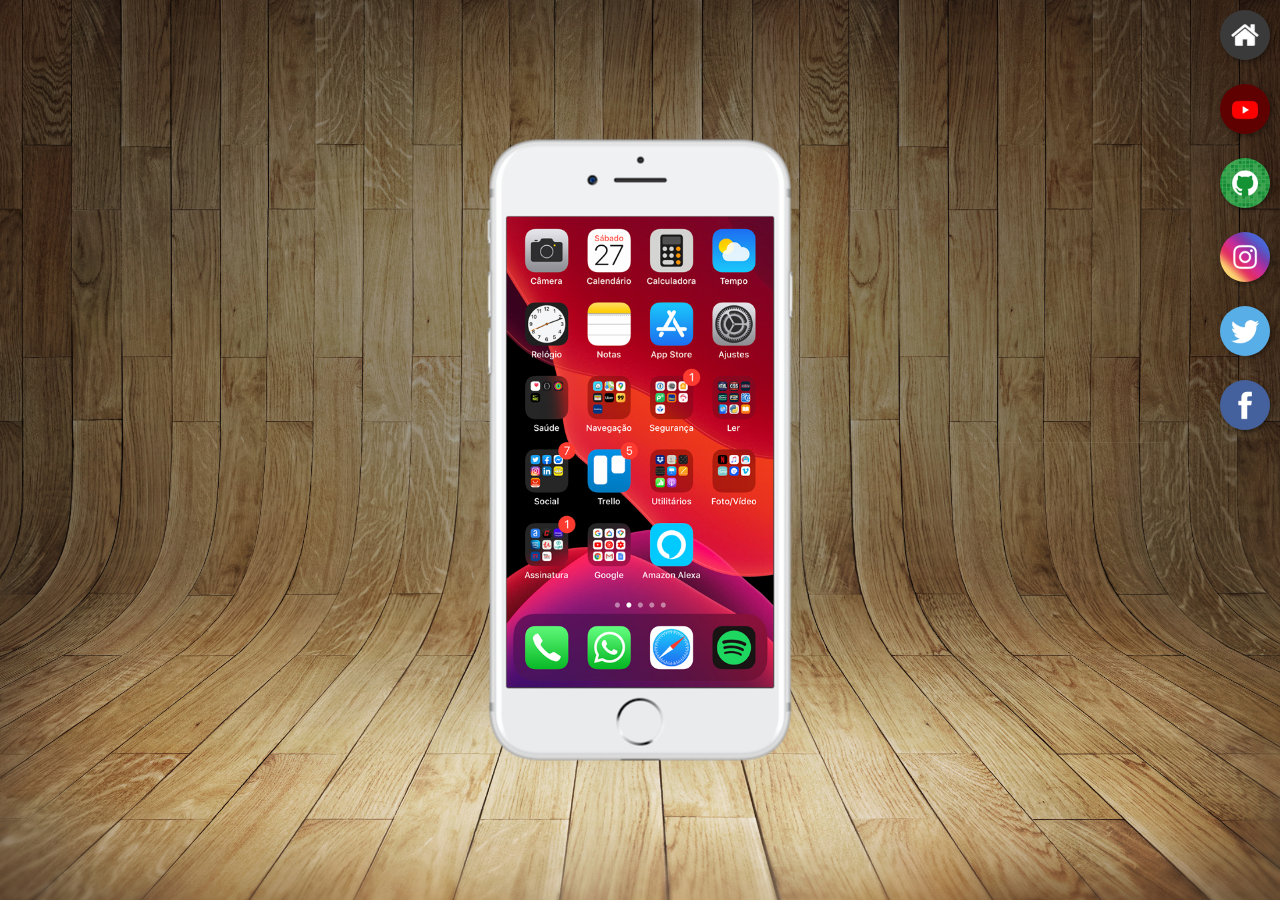
<file: index.html>
<!DOCTYPE html>
<html lang="pt-br">
<head>
    <meta charset="UTF-8">
    <meta name="viewport" content="width=device-width, initial-scale=1.0">
    <title>Redes Sociais</title>
    <link rel="stylesheet" href="styles/style.css">
    <link rel="shortcut icon" href="favicon.ico" type="image/x-icon">
</head>
<body>
    <main>
        <section id="phone">
            <iframe src="home.html" name="screen" id="screen" frameborder="0">Your browser doesn't support this element</iframe>
        </section>
        <section id="social_media">
            <a href="home.html" target="screen"><img src="imagens/logo-home.jpg" alt="Home"></a><br>
            <a href="youtube.html" target="screen"><img src="imagens/logo-youtube.jpg" alt="YouTube"></a><br>
            <a href="github.html" target="screen"><img src="imagens/logo-github.jpg" alt="GitHub"></a><br>
            <a href="instagram.html" target="screen"><img src="imagens/logo-instagram.jpg" alt="Instagram"></a><br>
            <a href="x.html" target="screen"><img src="imagens/logo-twitter.jpg" alt="Twitter"></a><br>
            <a href="facebook.html" target="screen"><img src="imagens/logo-facebook.jpg" alt="Facebook"></a>
        </section>
    </main>
</body>
</html>
</file>
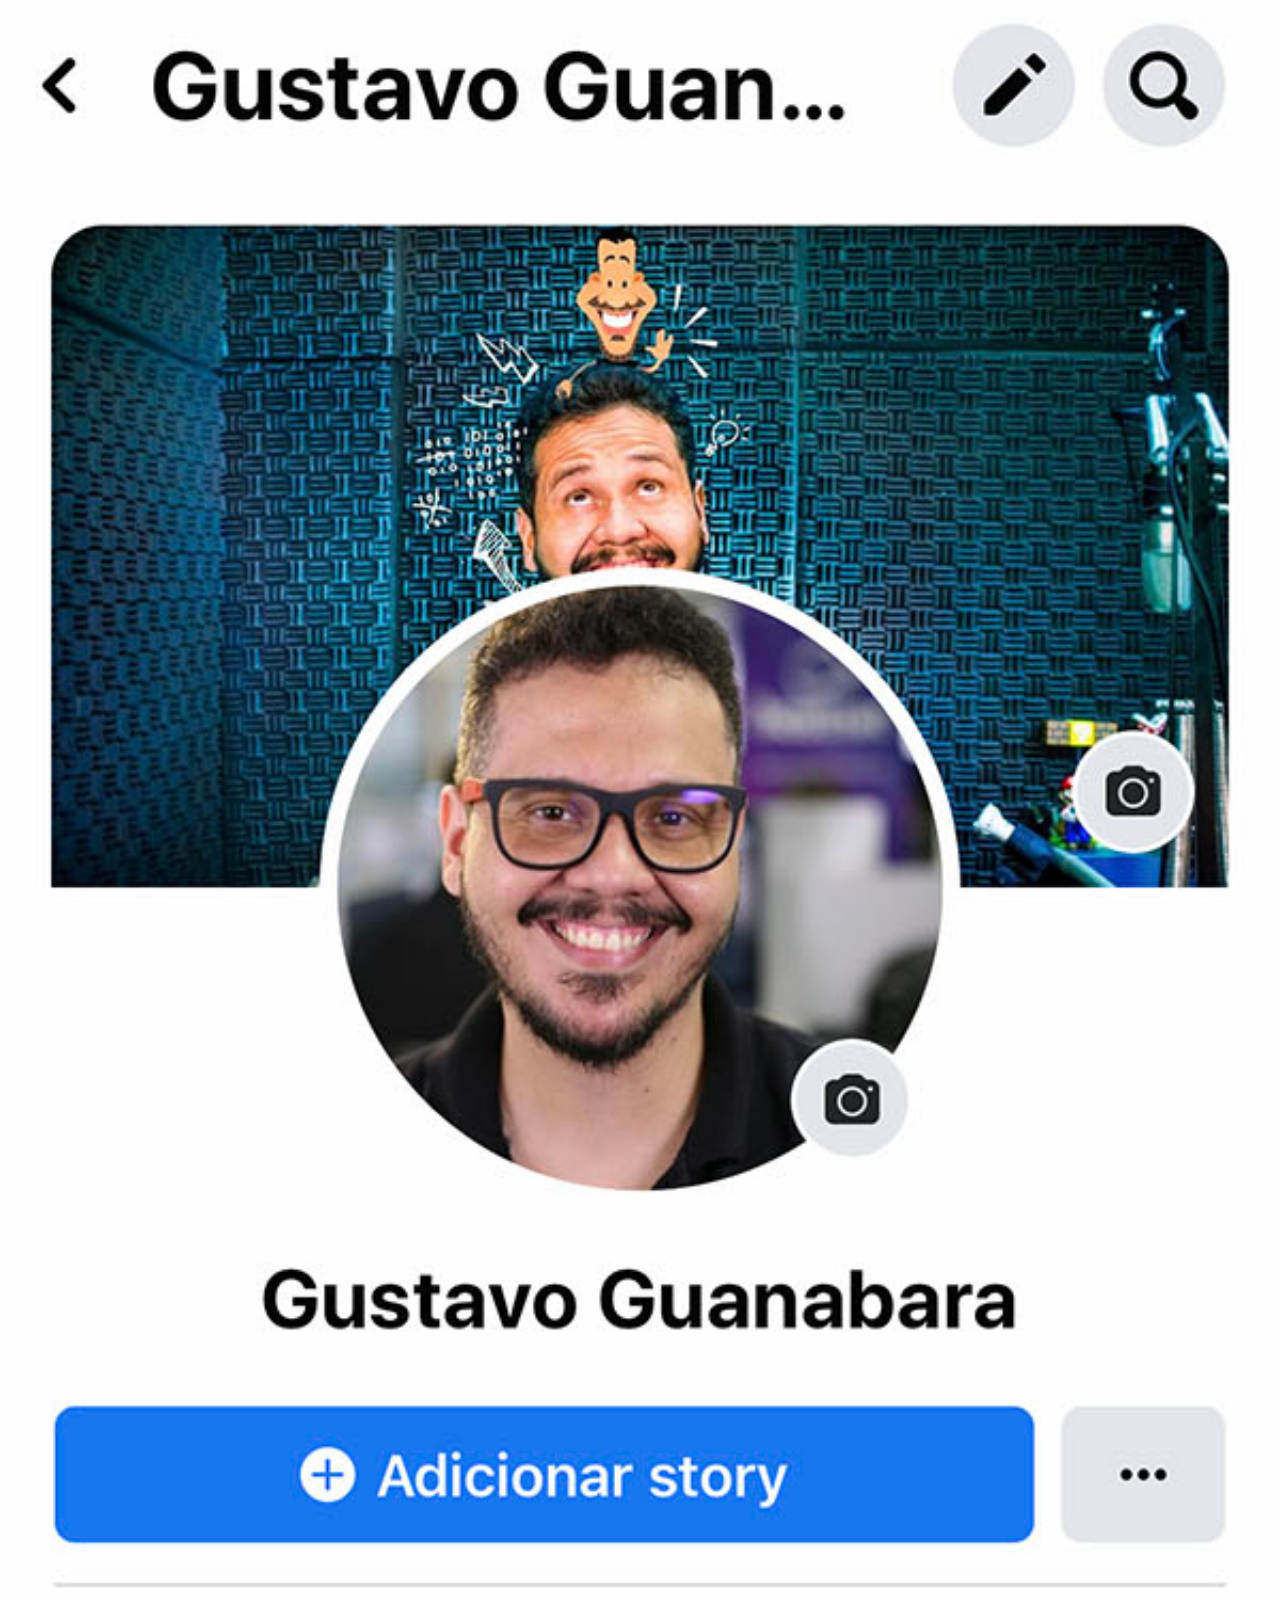
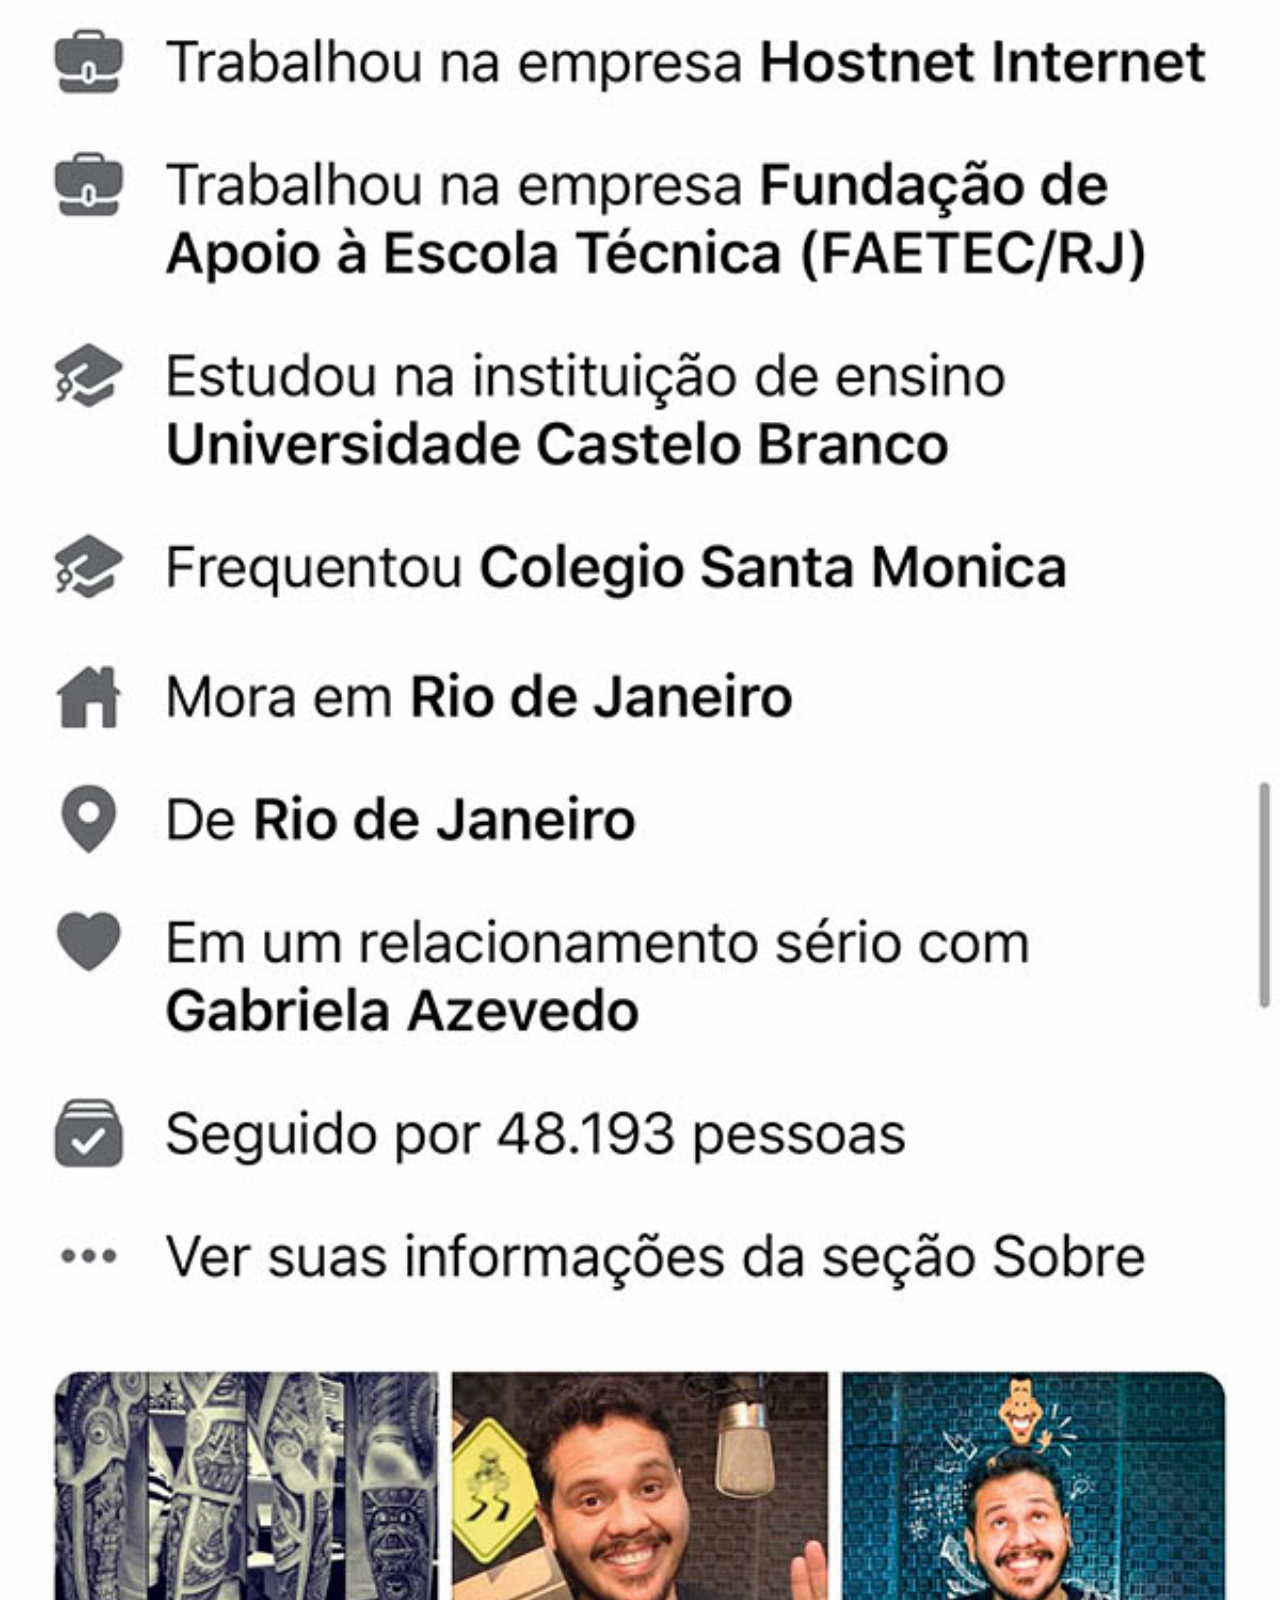
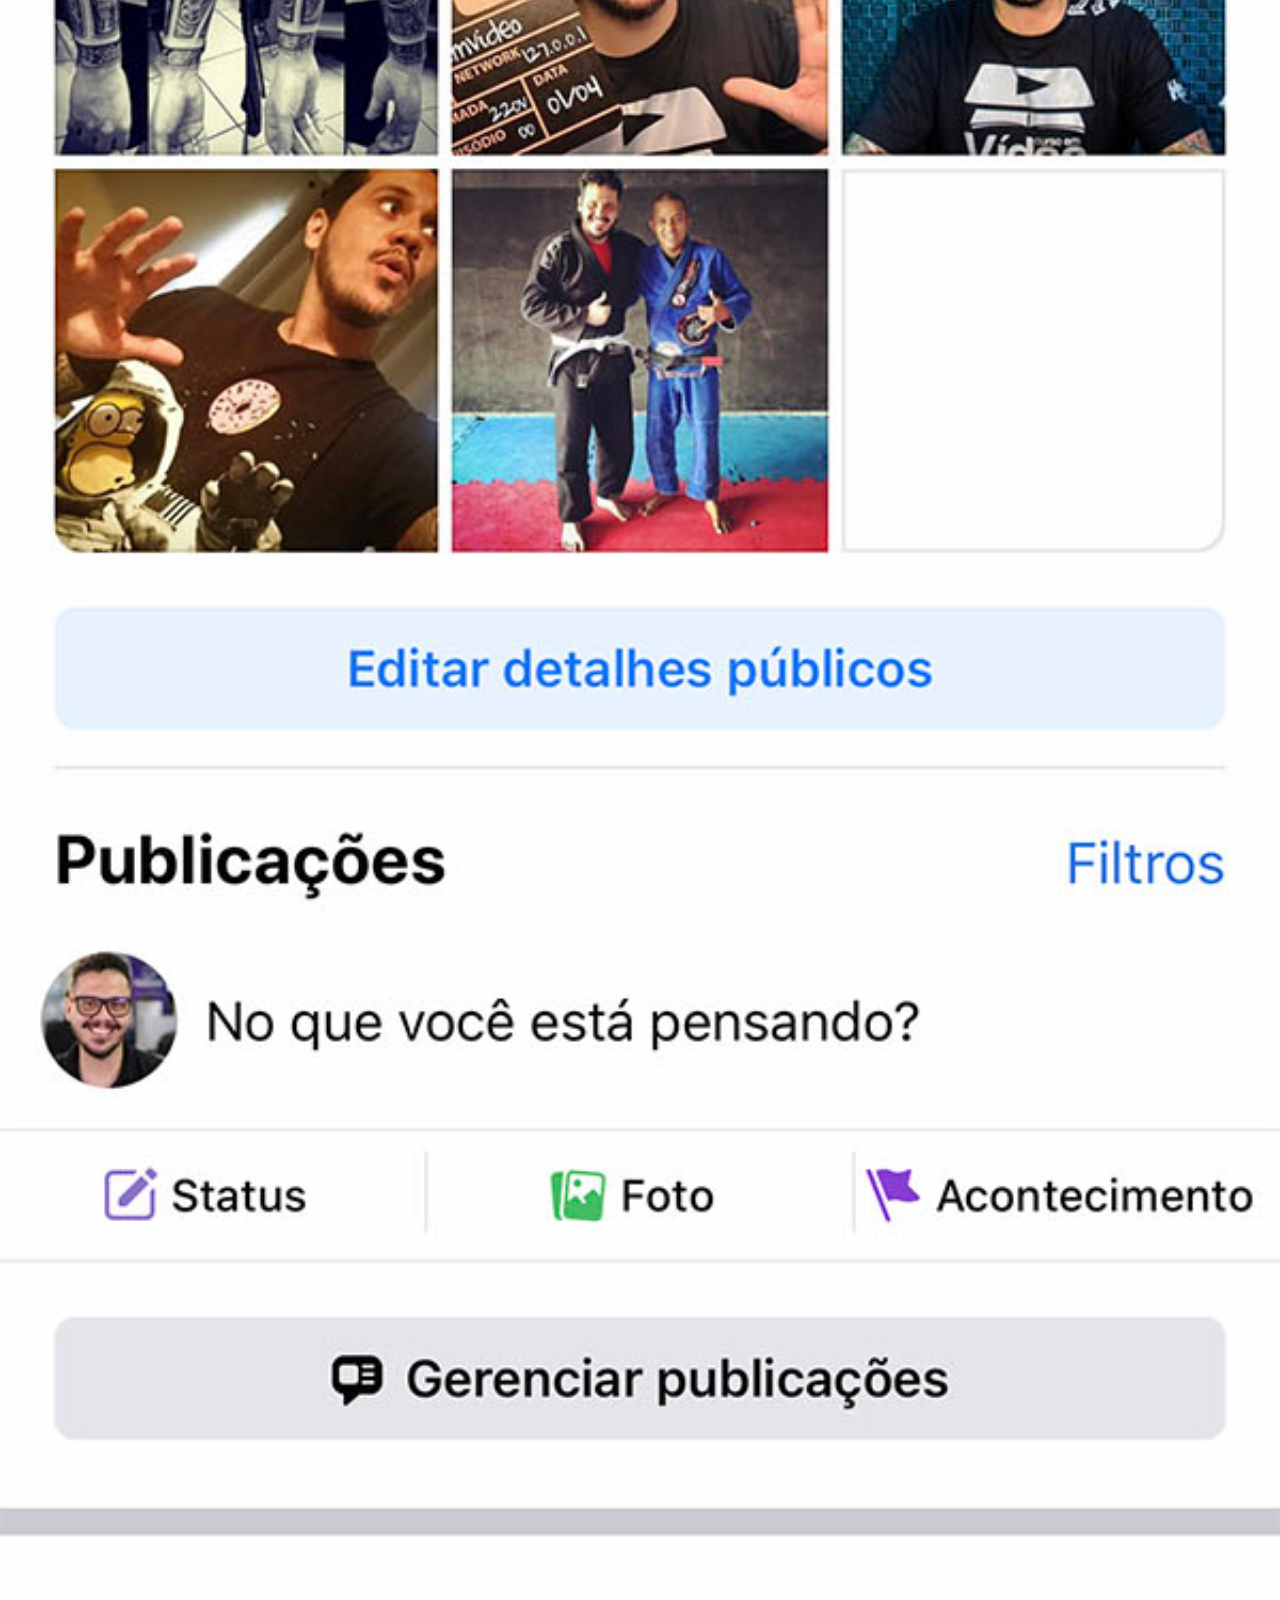
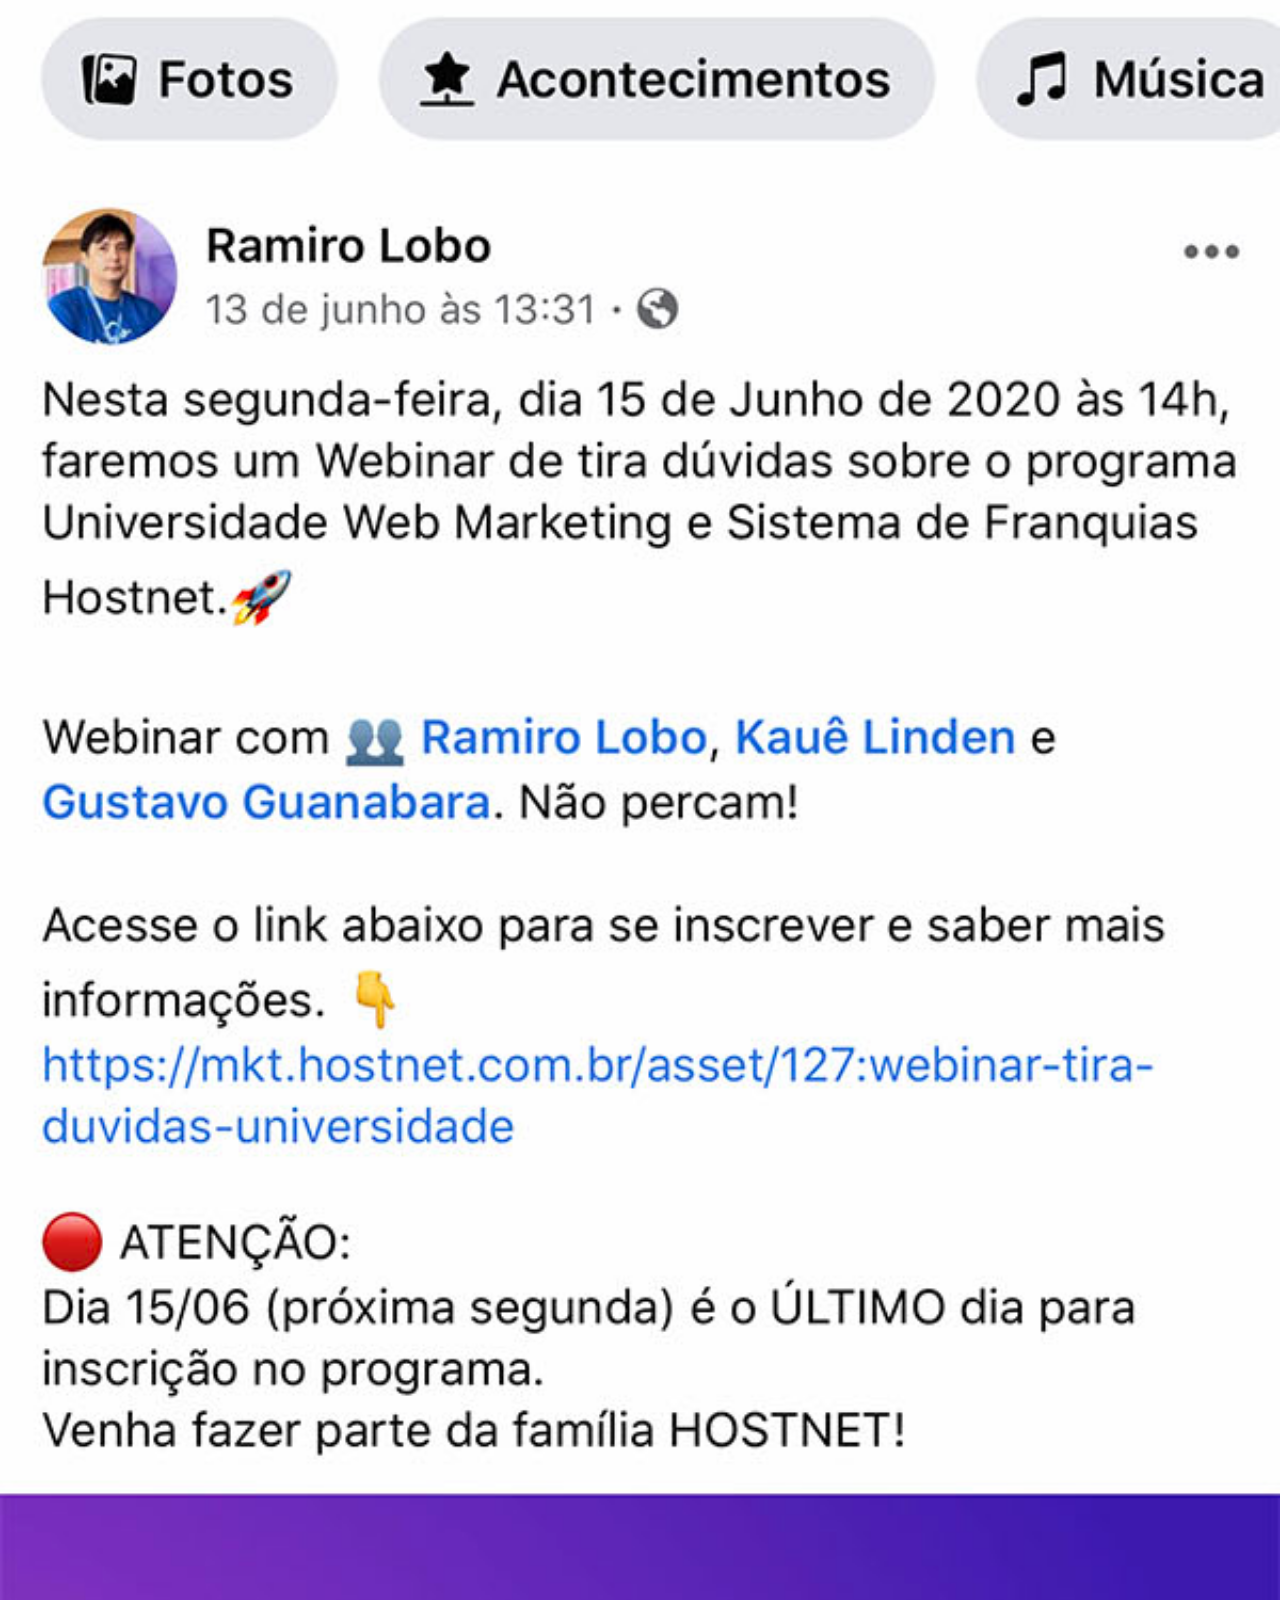
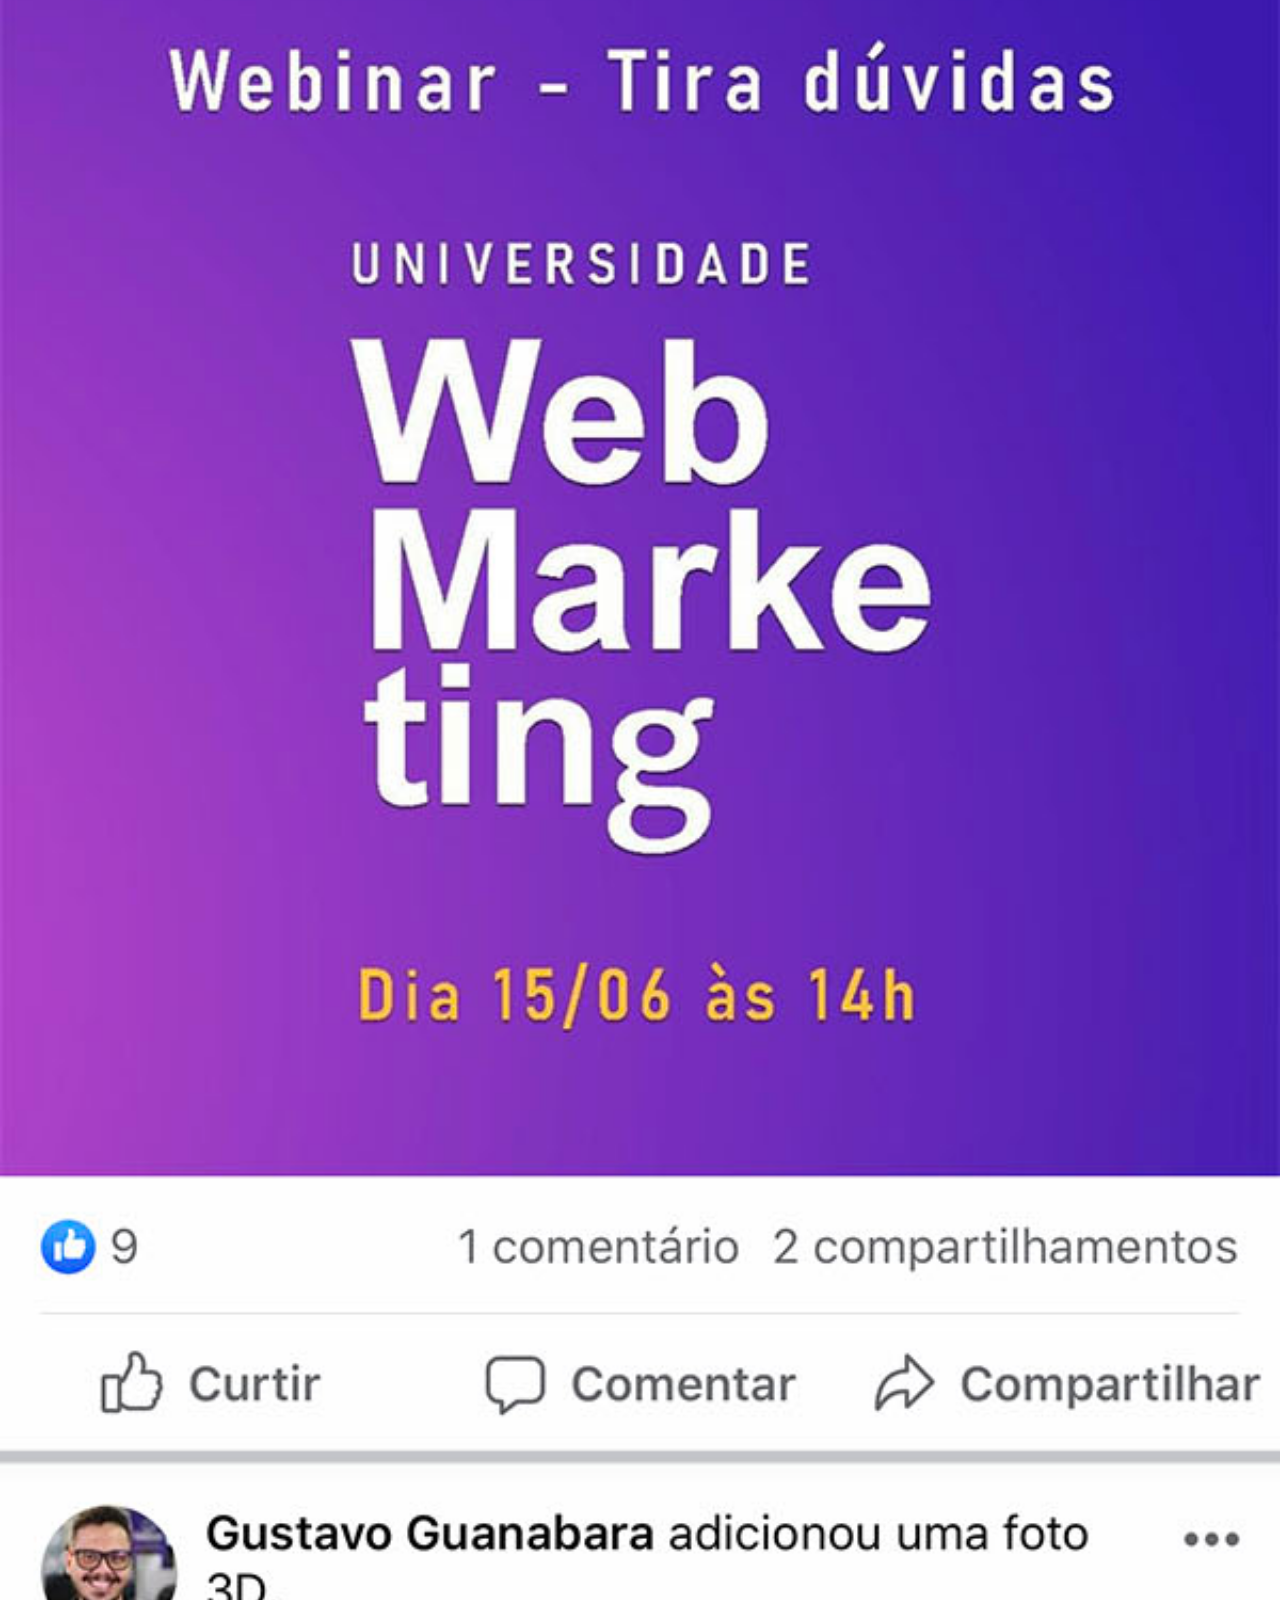
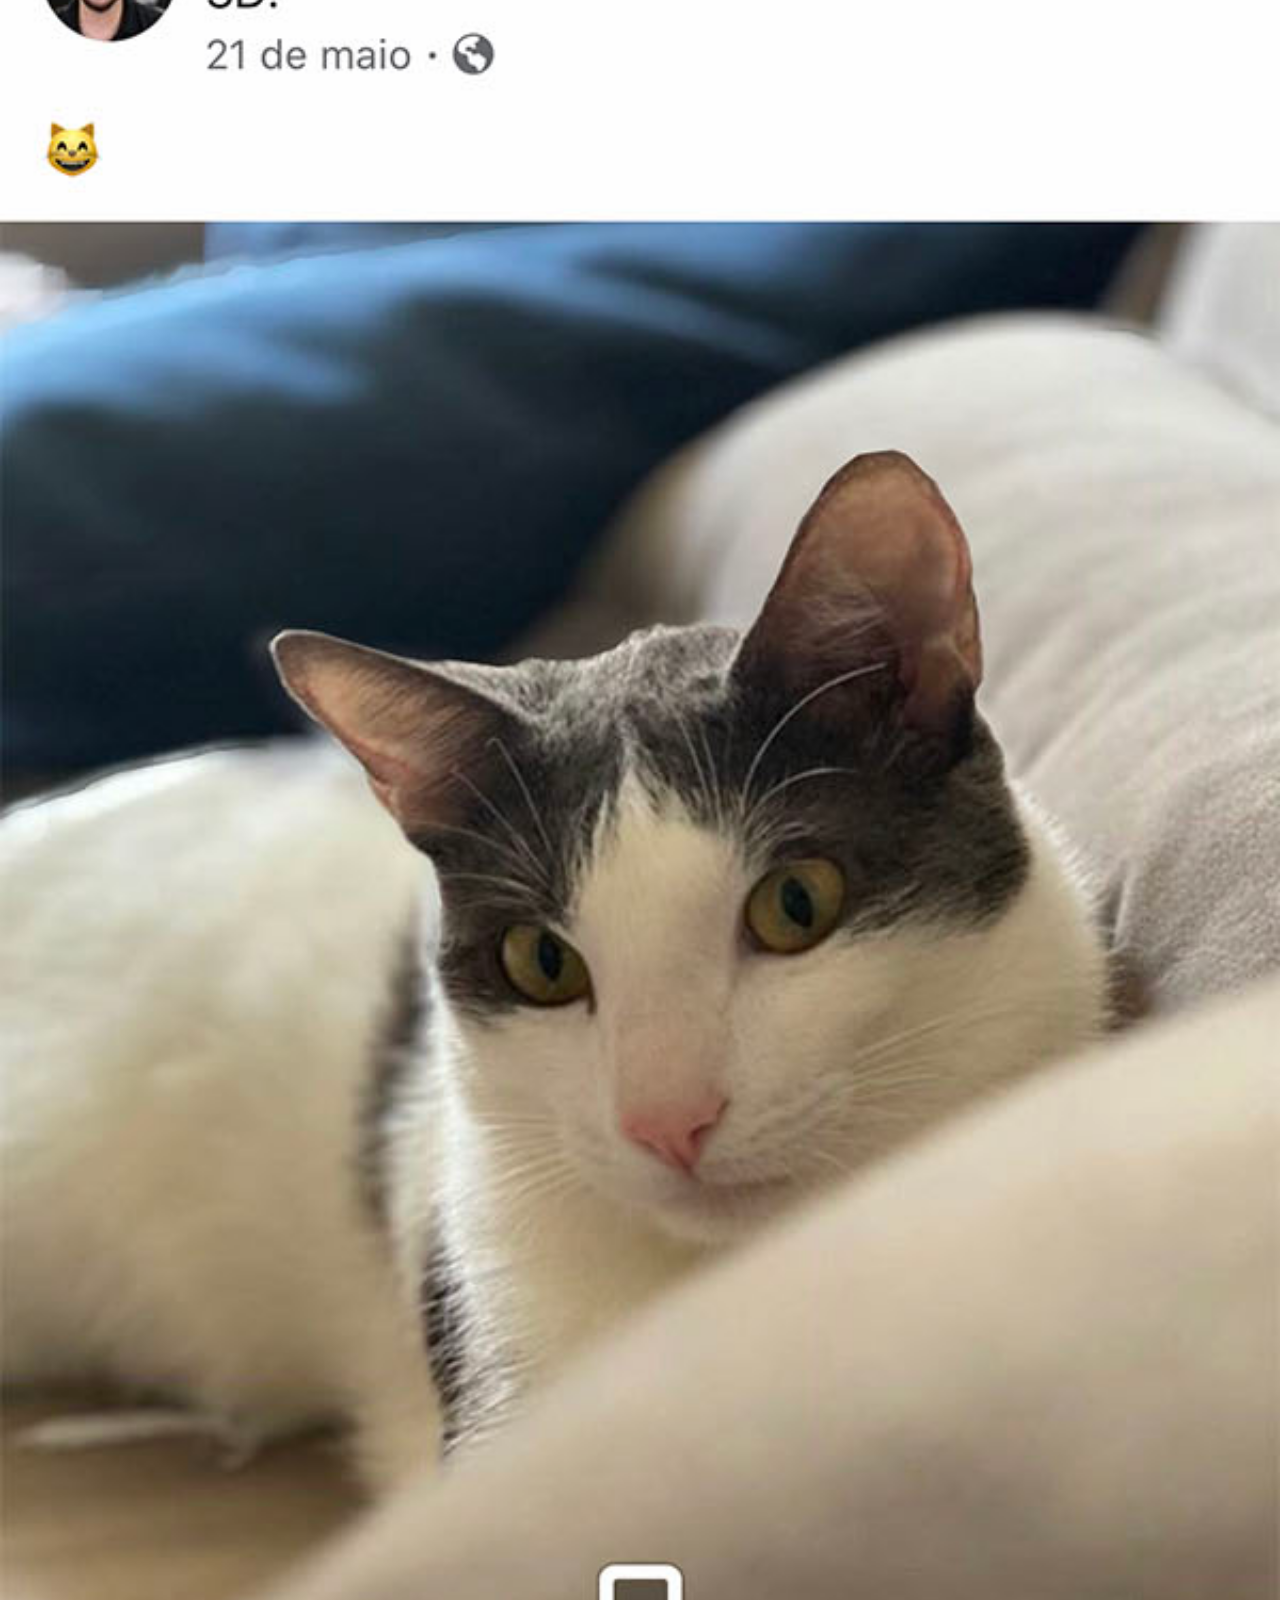
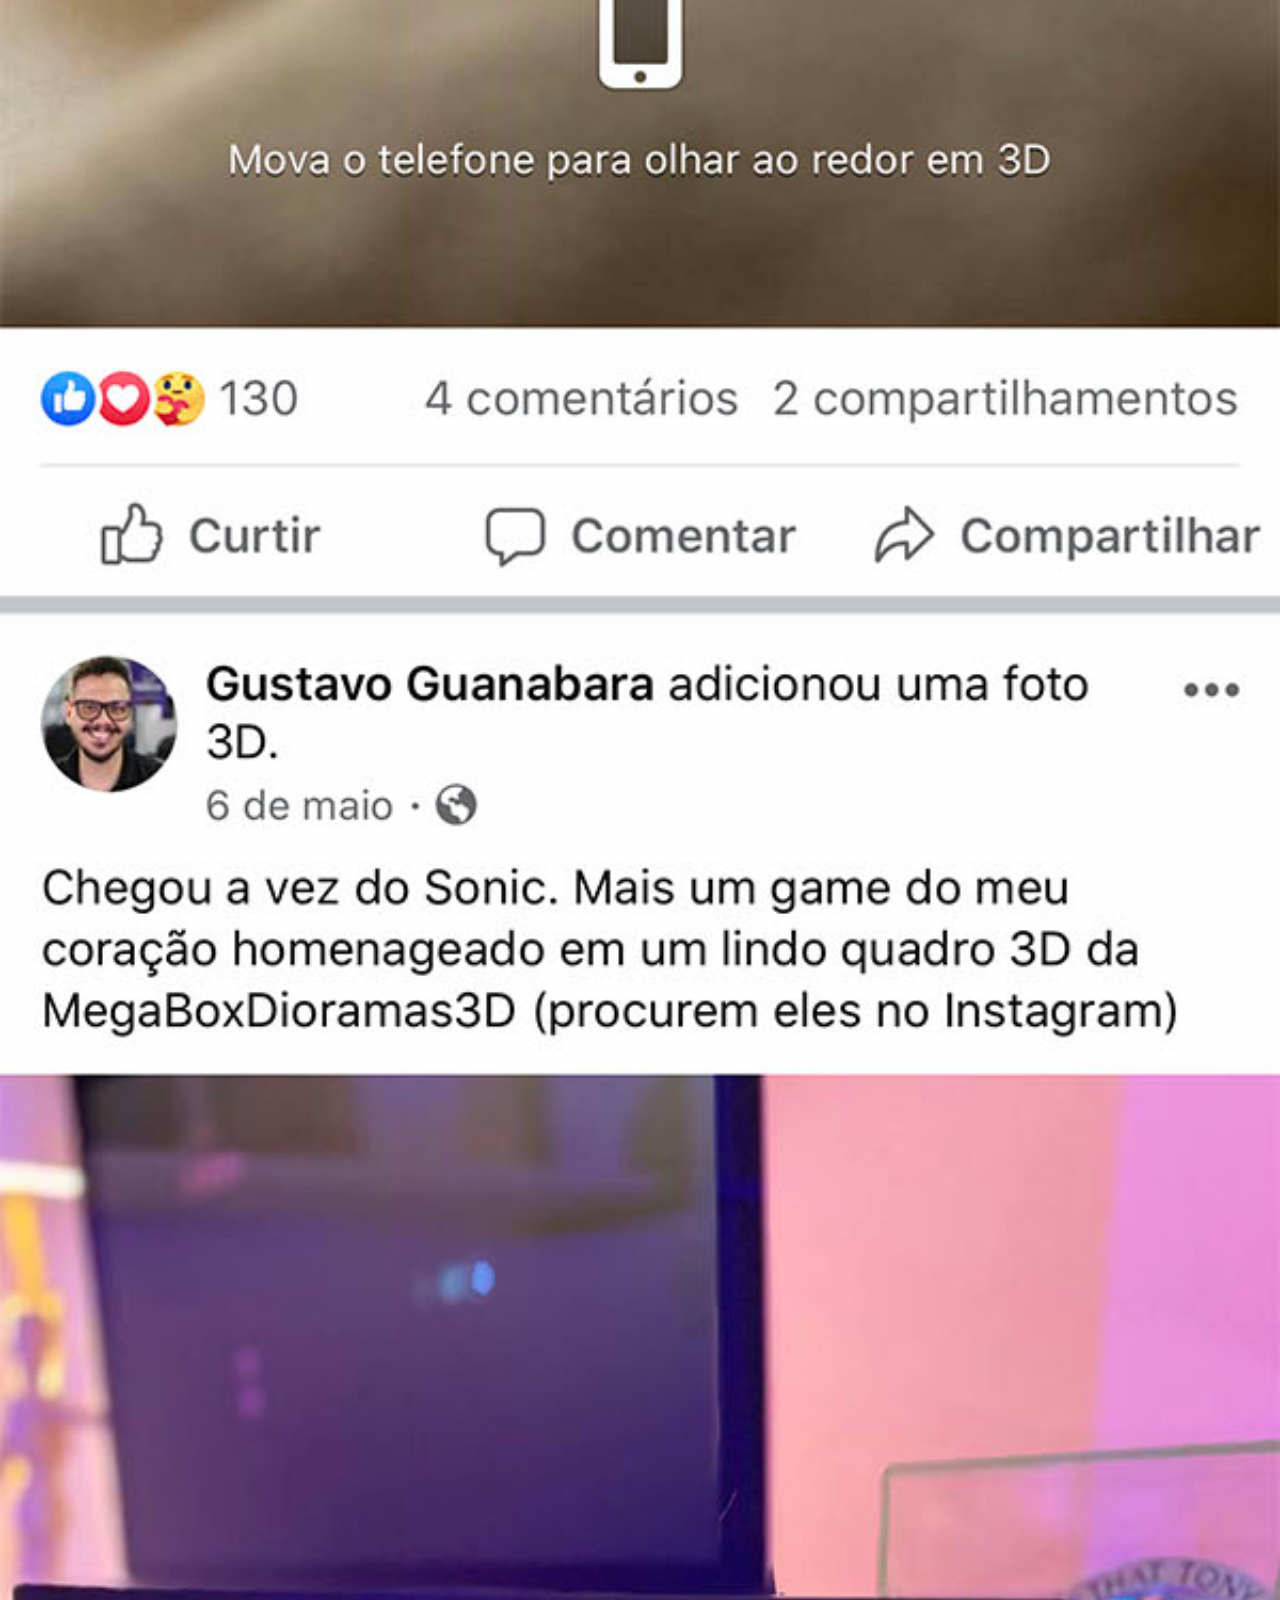
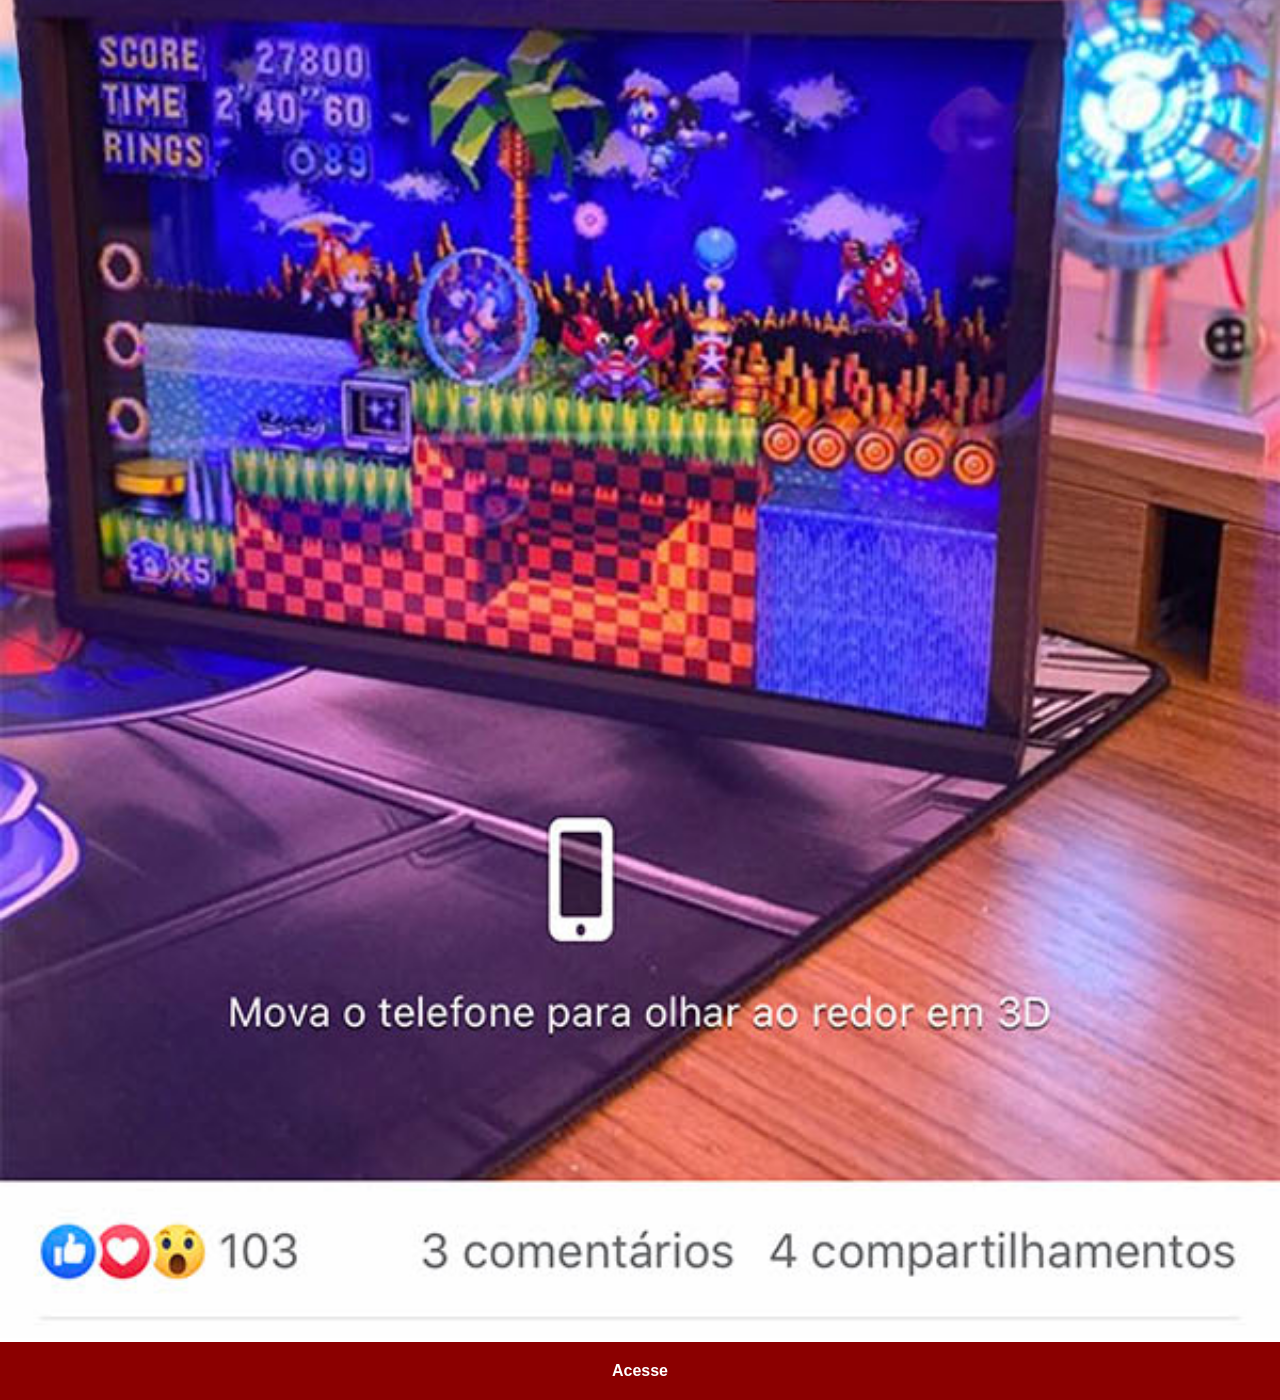
<file: facebook.html>
<!DOCTYPE html>
<html lang="pt-br">
<head>
    <meta charset="UTF-8">
    <meta name="viewport" content="width=device-width, initial-scale=1.0">
    <title>Facebook</title>
    <link rel="stylesheet" href="styles/social.css">
</head>
<body>
    <img src="imagens/tela-facebook.jpg" alt="Facebook">
    <a href="https://www.facebook.com/gustavoguanabara/?locale=pt_BR" target="_blank">Acesse</a>
</body>
</html>
</file>
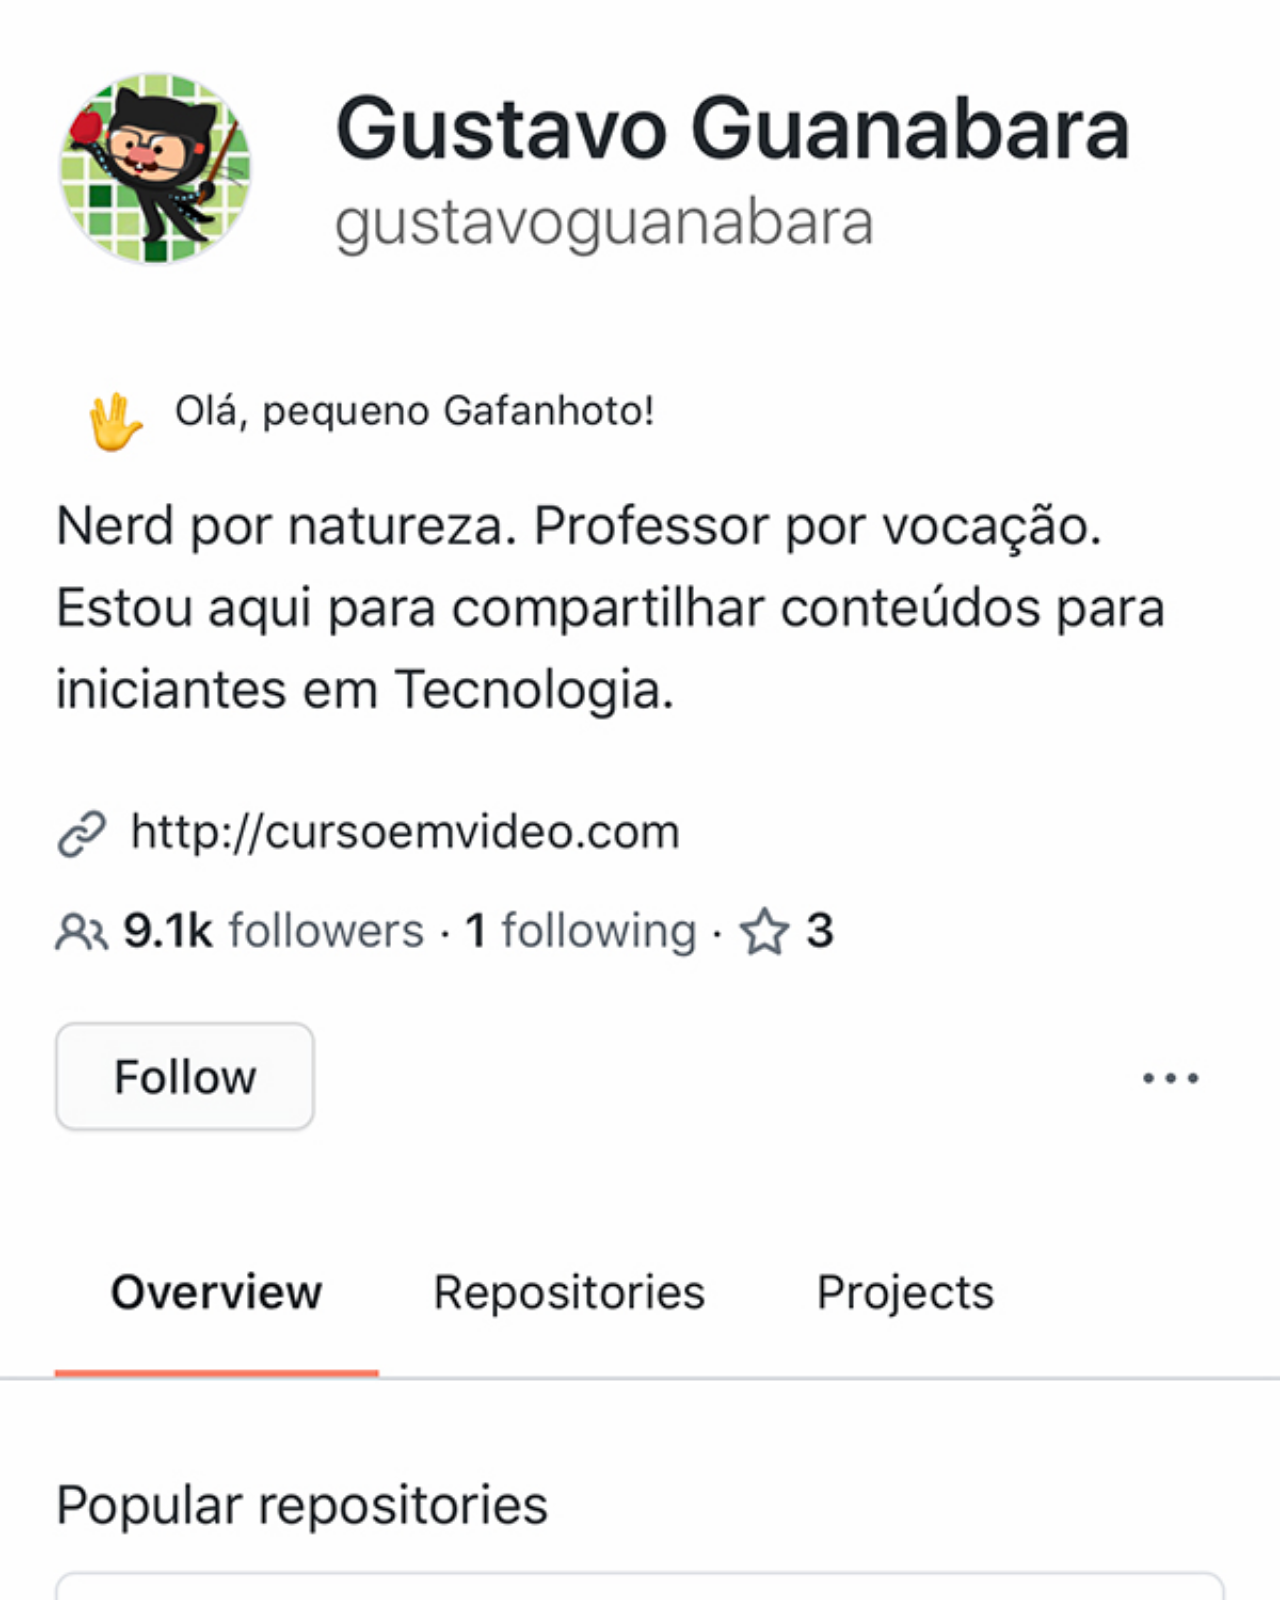
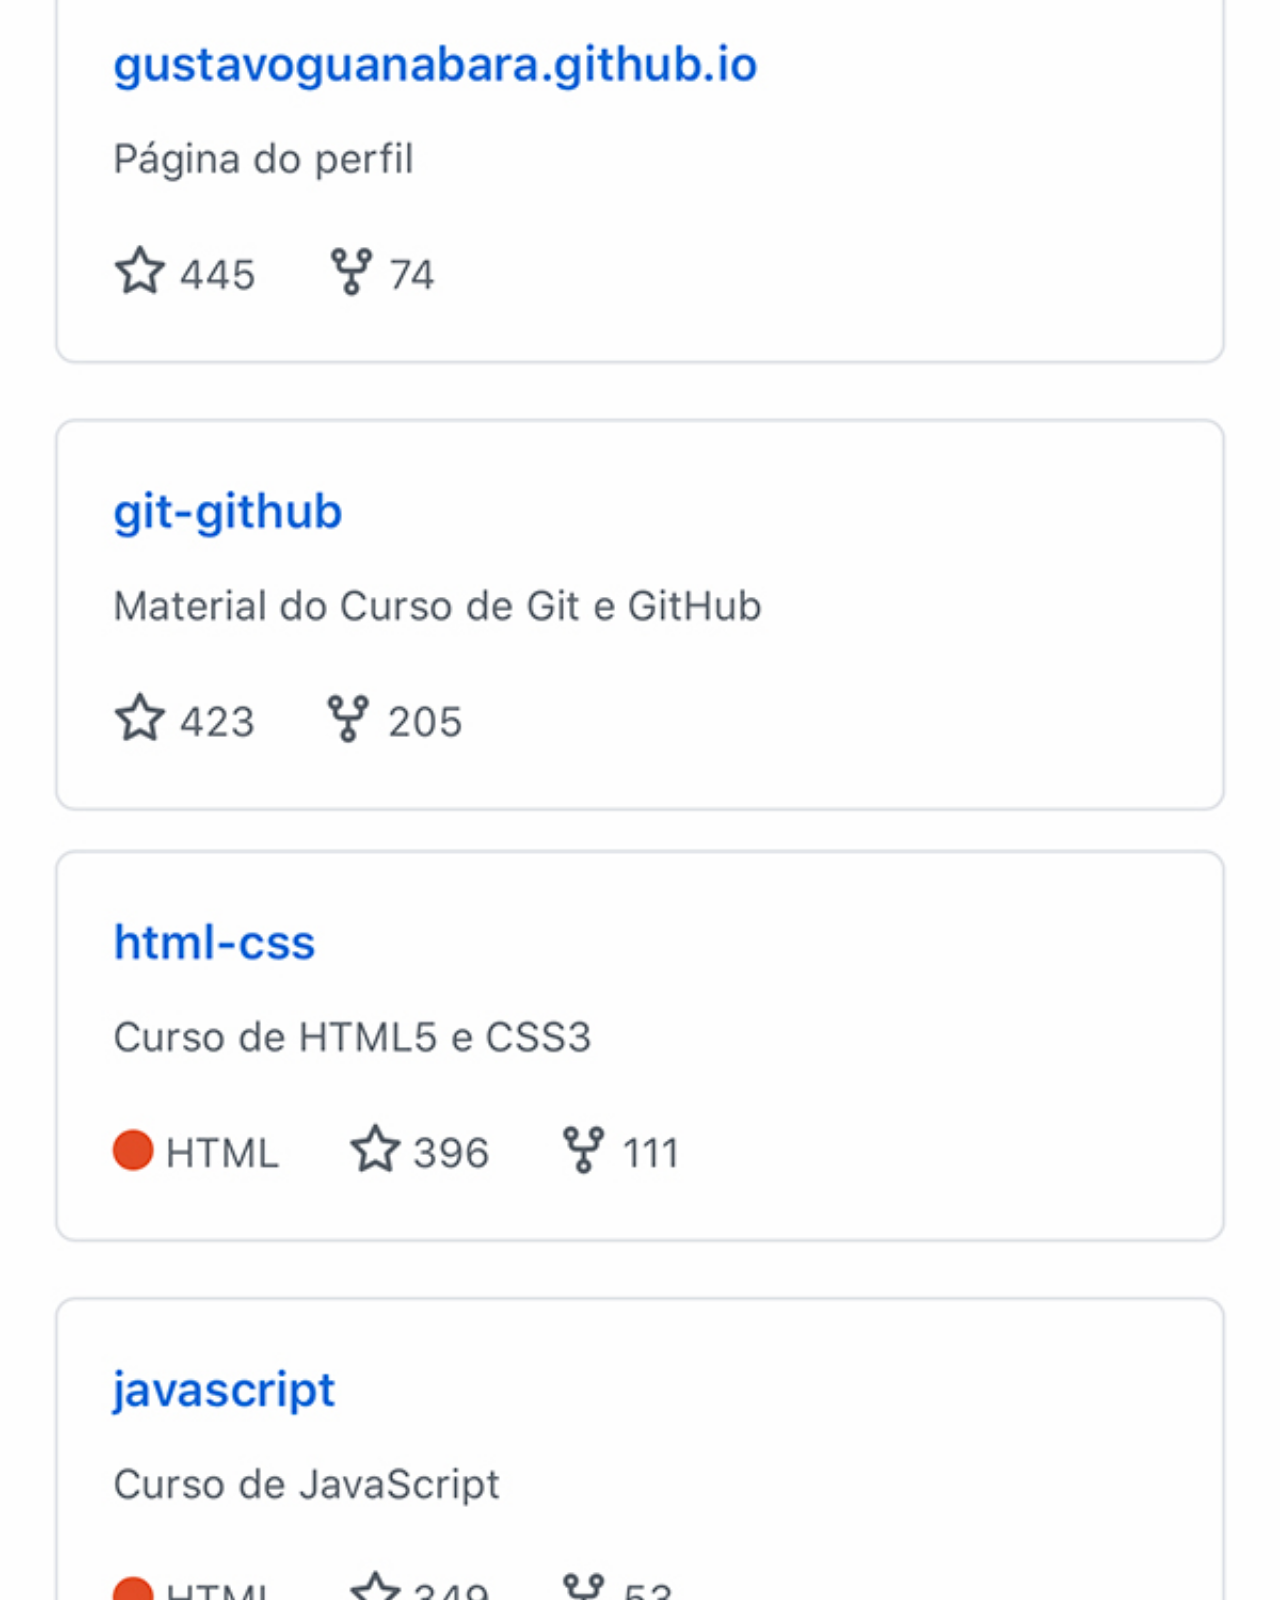
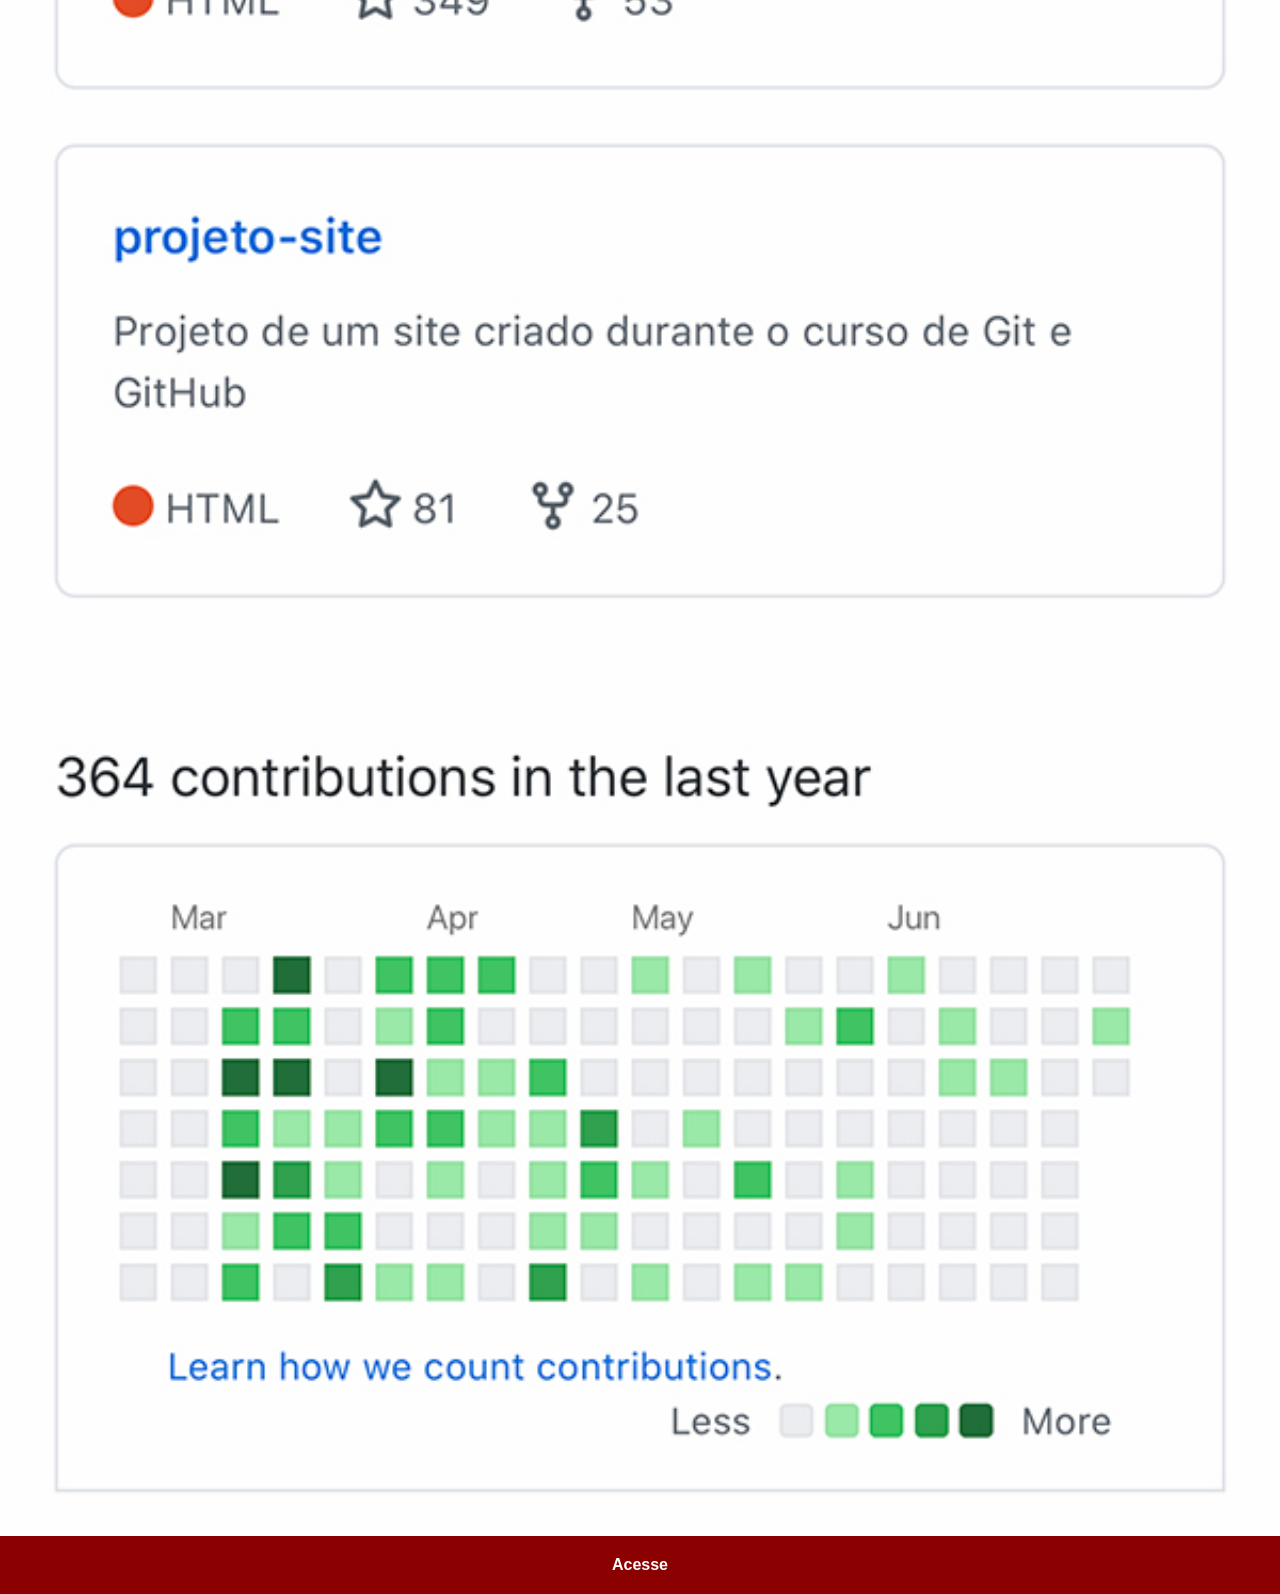
<file: github.html>
<!DOCTYPE html>
<html lang="pt-br">
<head>
    <meta charset="UTF-8">
    <meta name="viewport" content="width=device-width, initial-scale=1.0">
    <title>GitHub</title>
    <link rel="stylesheet" href="styles/social.css">
</head>
<body>
    <img src="imagens/tela-github.jpg" alt="Tela GitHub">
    <a href="https://github.com/gustavoguanabara/gustavoguanabara.github.io" target="_blank">Acesse</a>
</body>
</html>
</file>
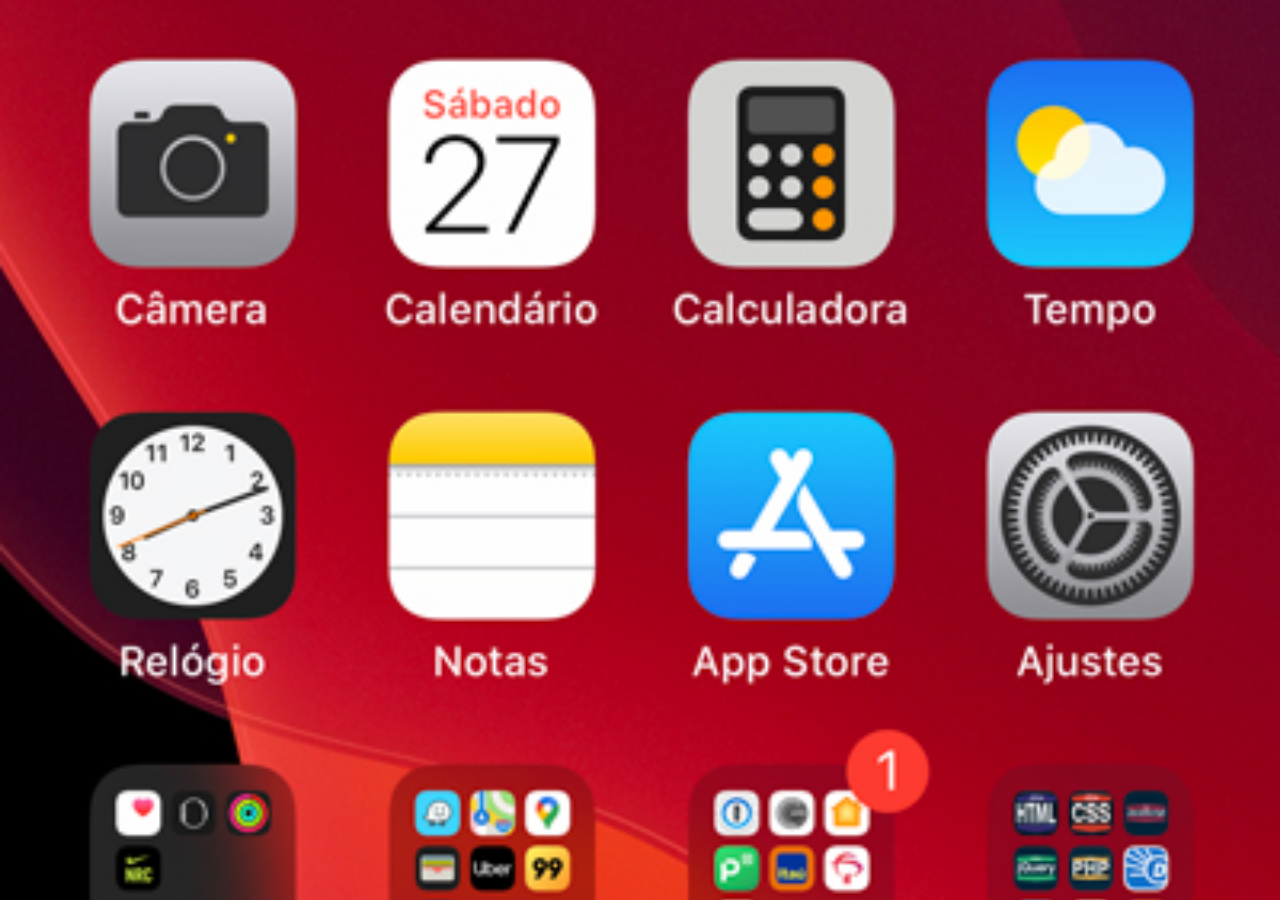
<file: home.html>
<!DOCTYPE html>
<html lang="pt-br">
<head>
    <meta charset="UTF-8">
    <meta name="viewport" content="width=device-width, initial-scale=1.0">
    <title>Home</title>
    <style>
        * {
            margin: 0px;
            padding: 0px;
        }

        body {
            width: 100vw;
            height: 100vh;
            background: url(imagens/tela-home.jpg) no-repeat top center;
            background-size: cover;
        }
    </style>
</head>
<body>

</body>
</html>
</file>
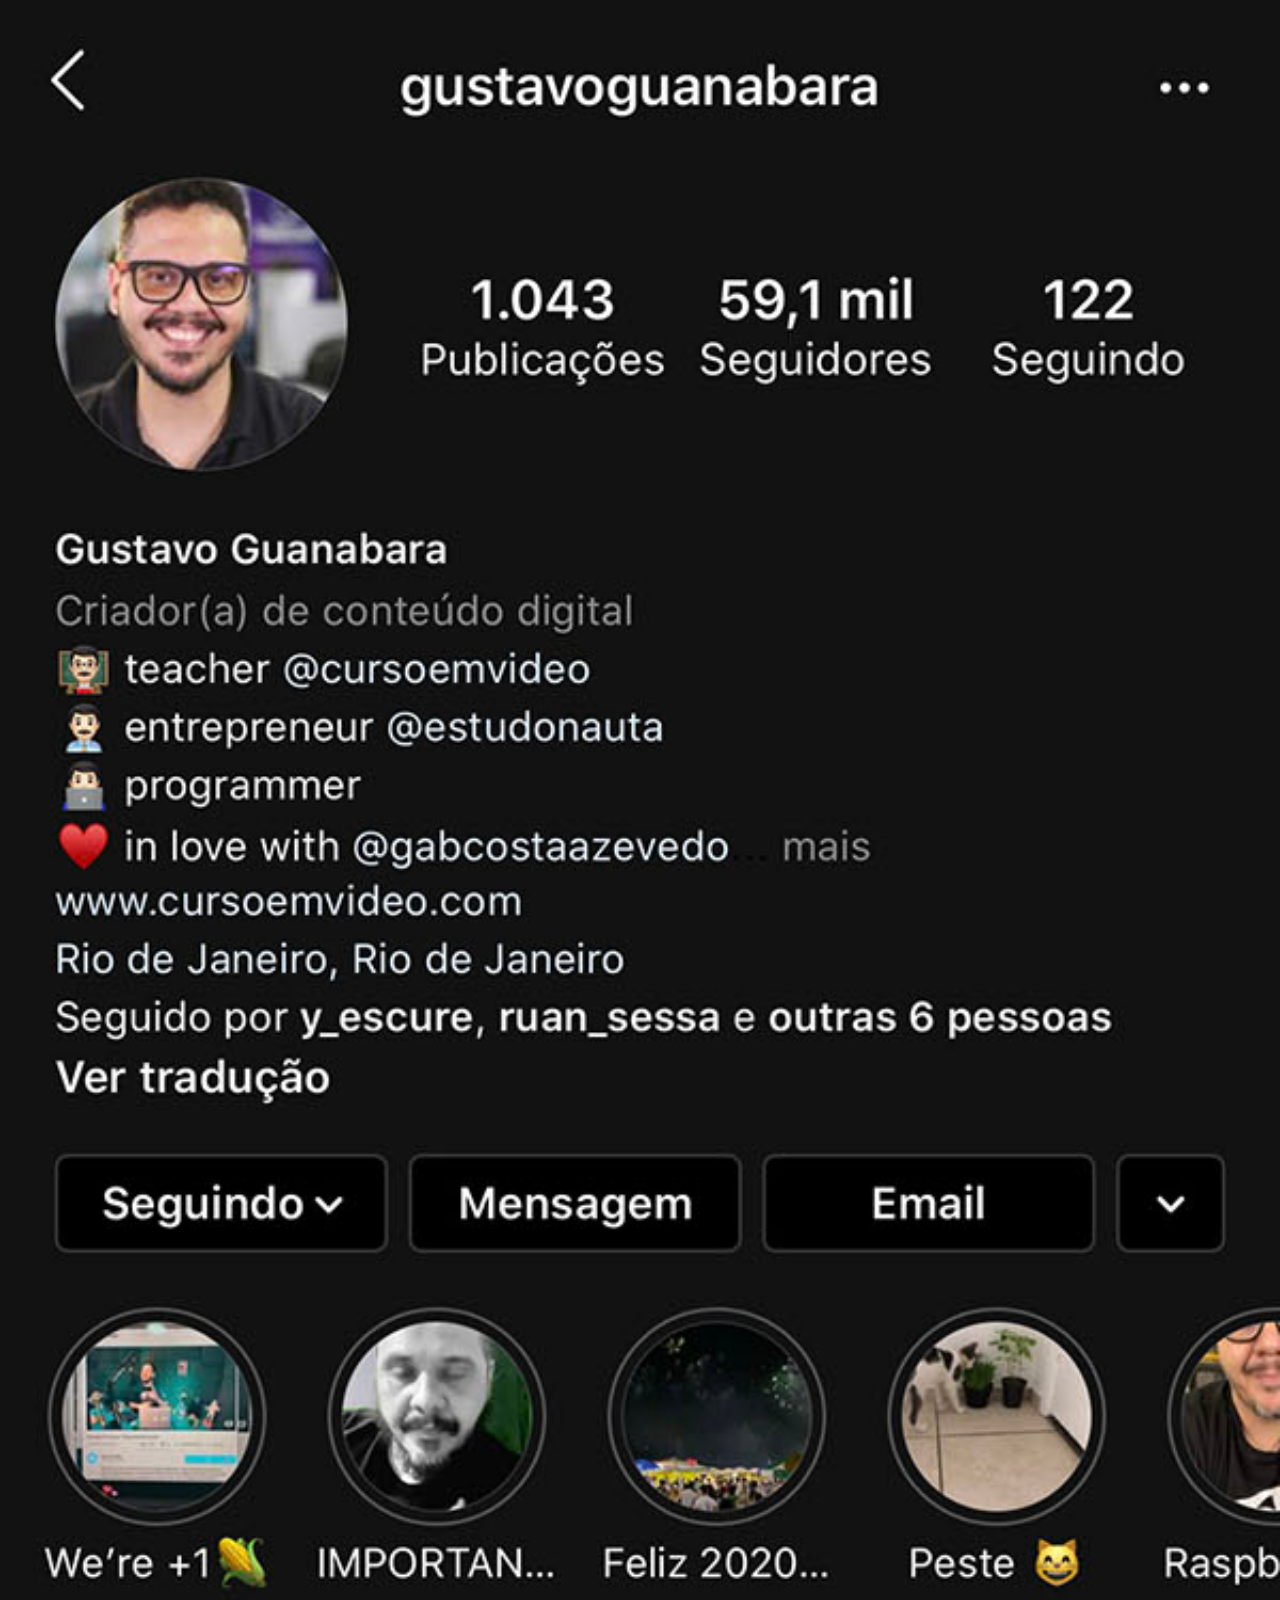
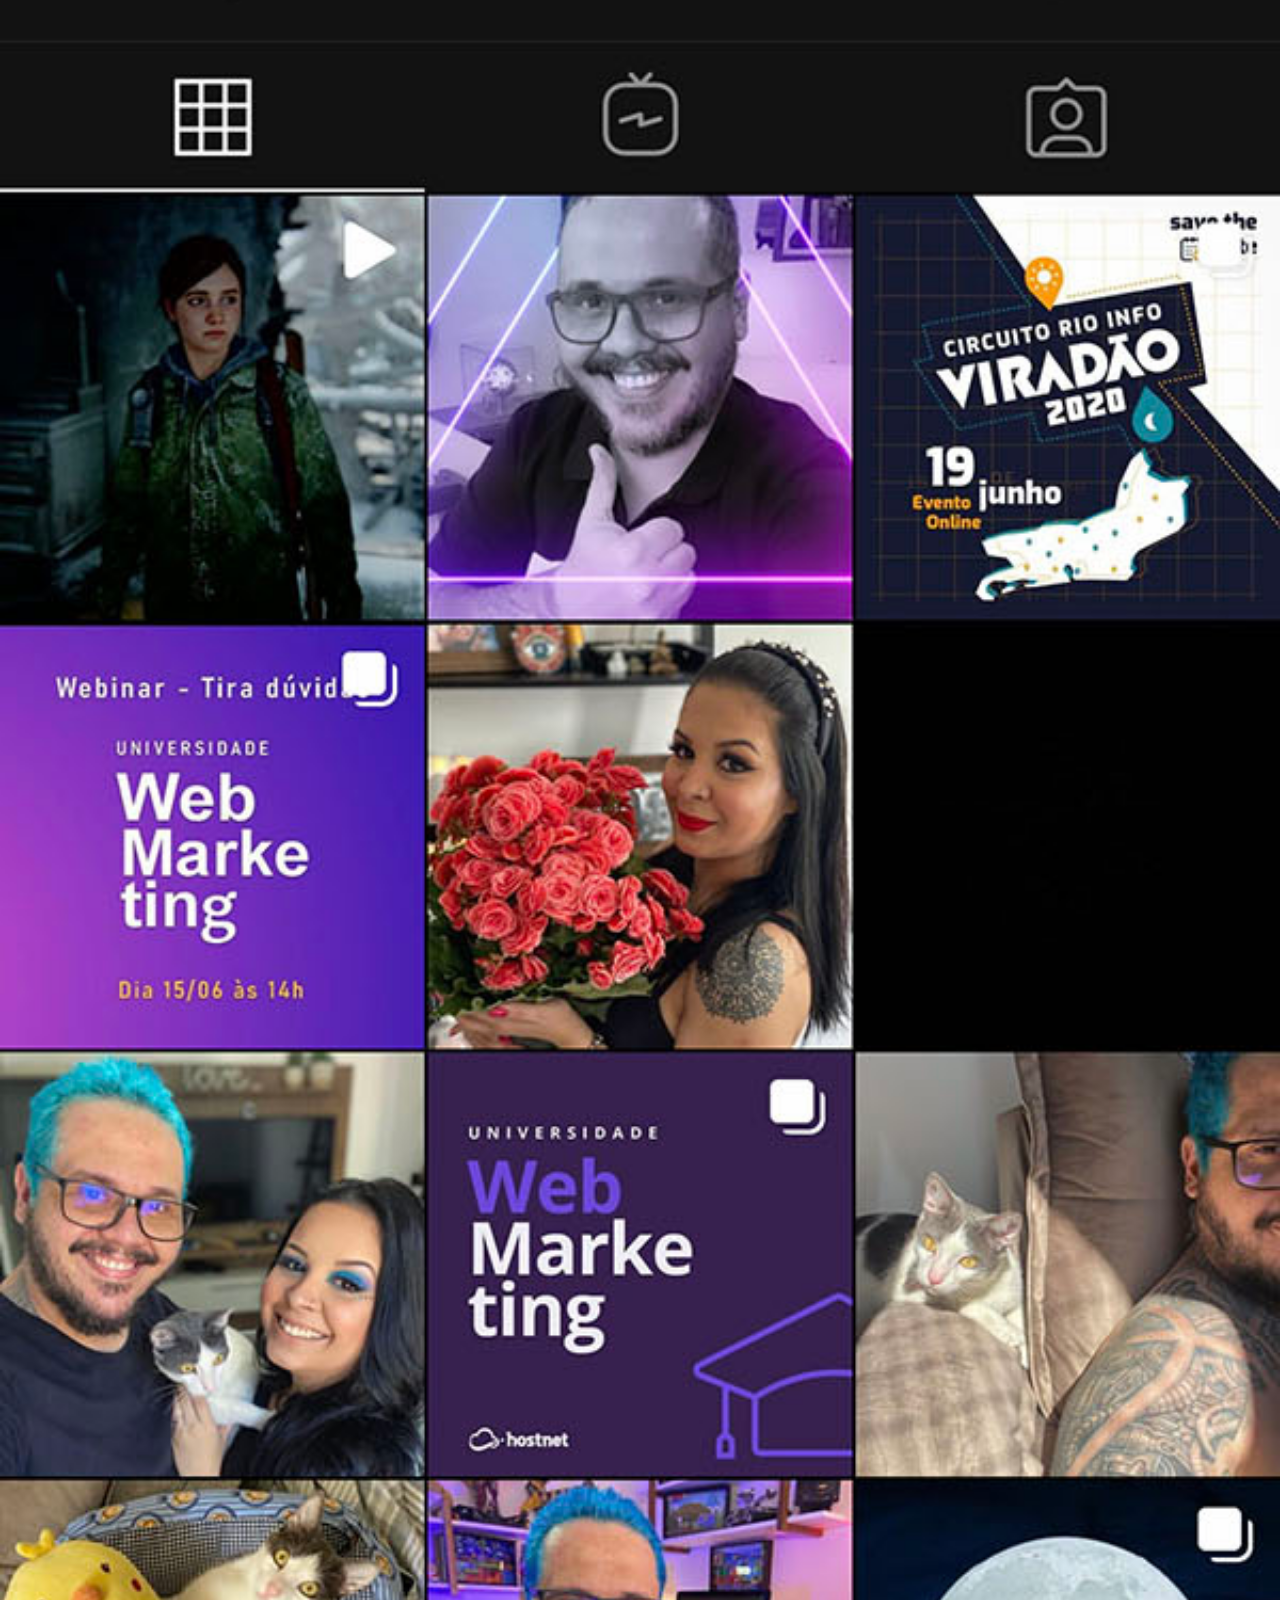
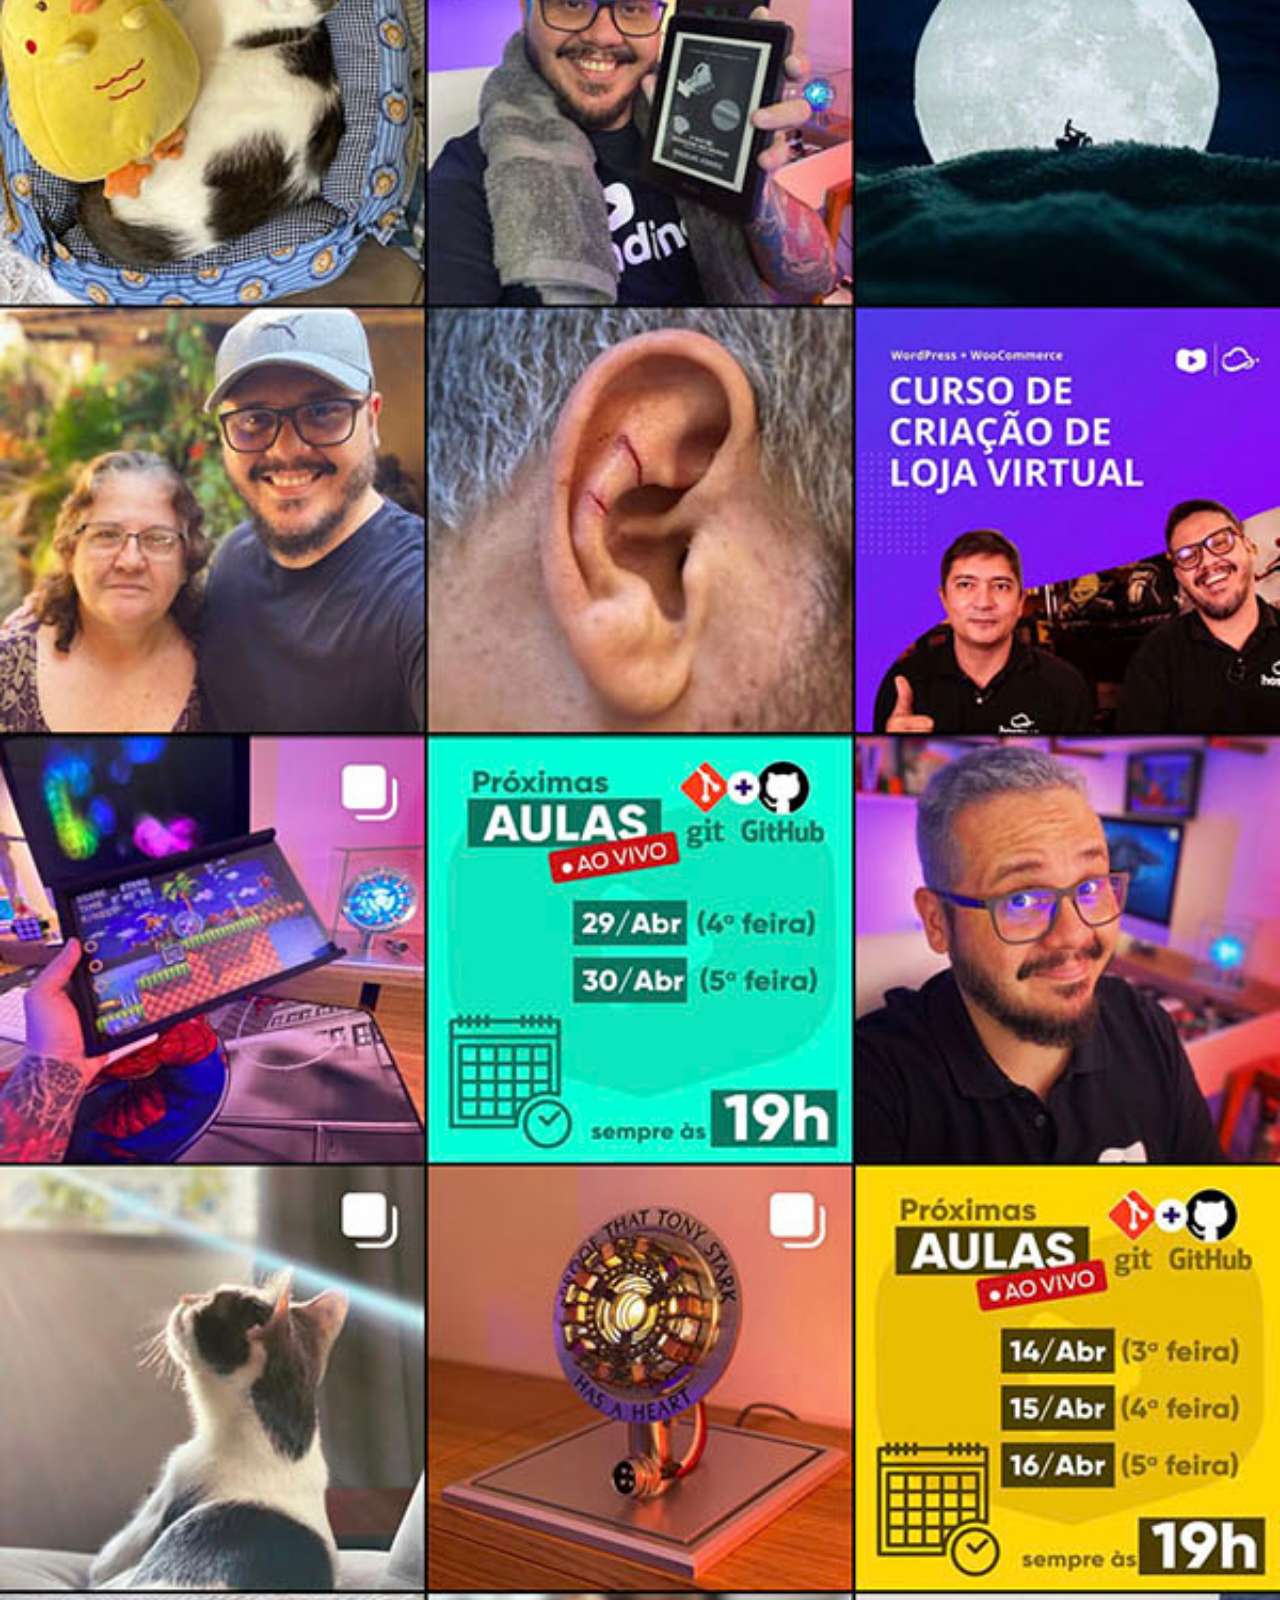
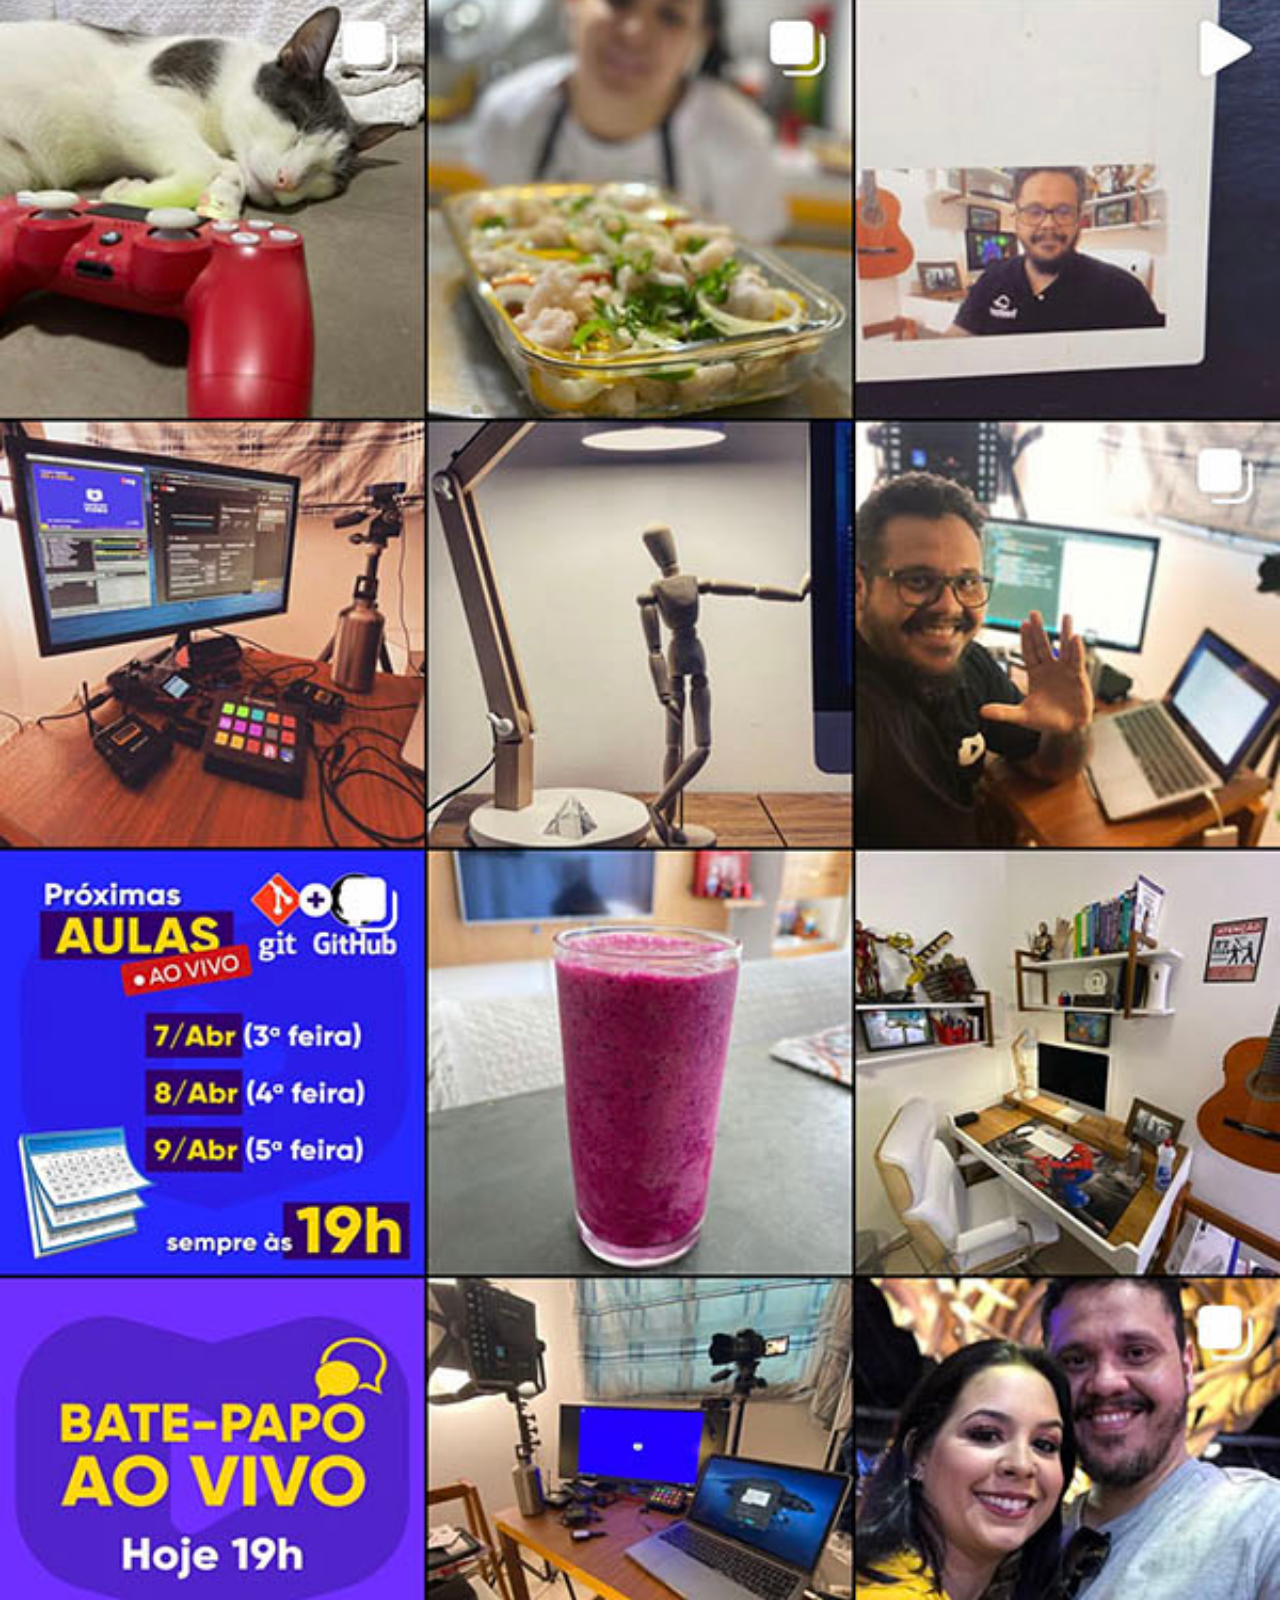
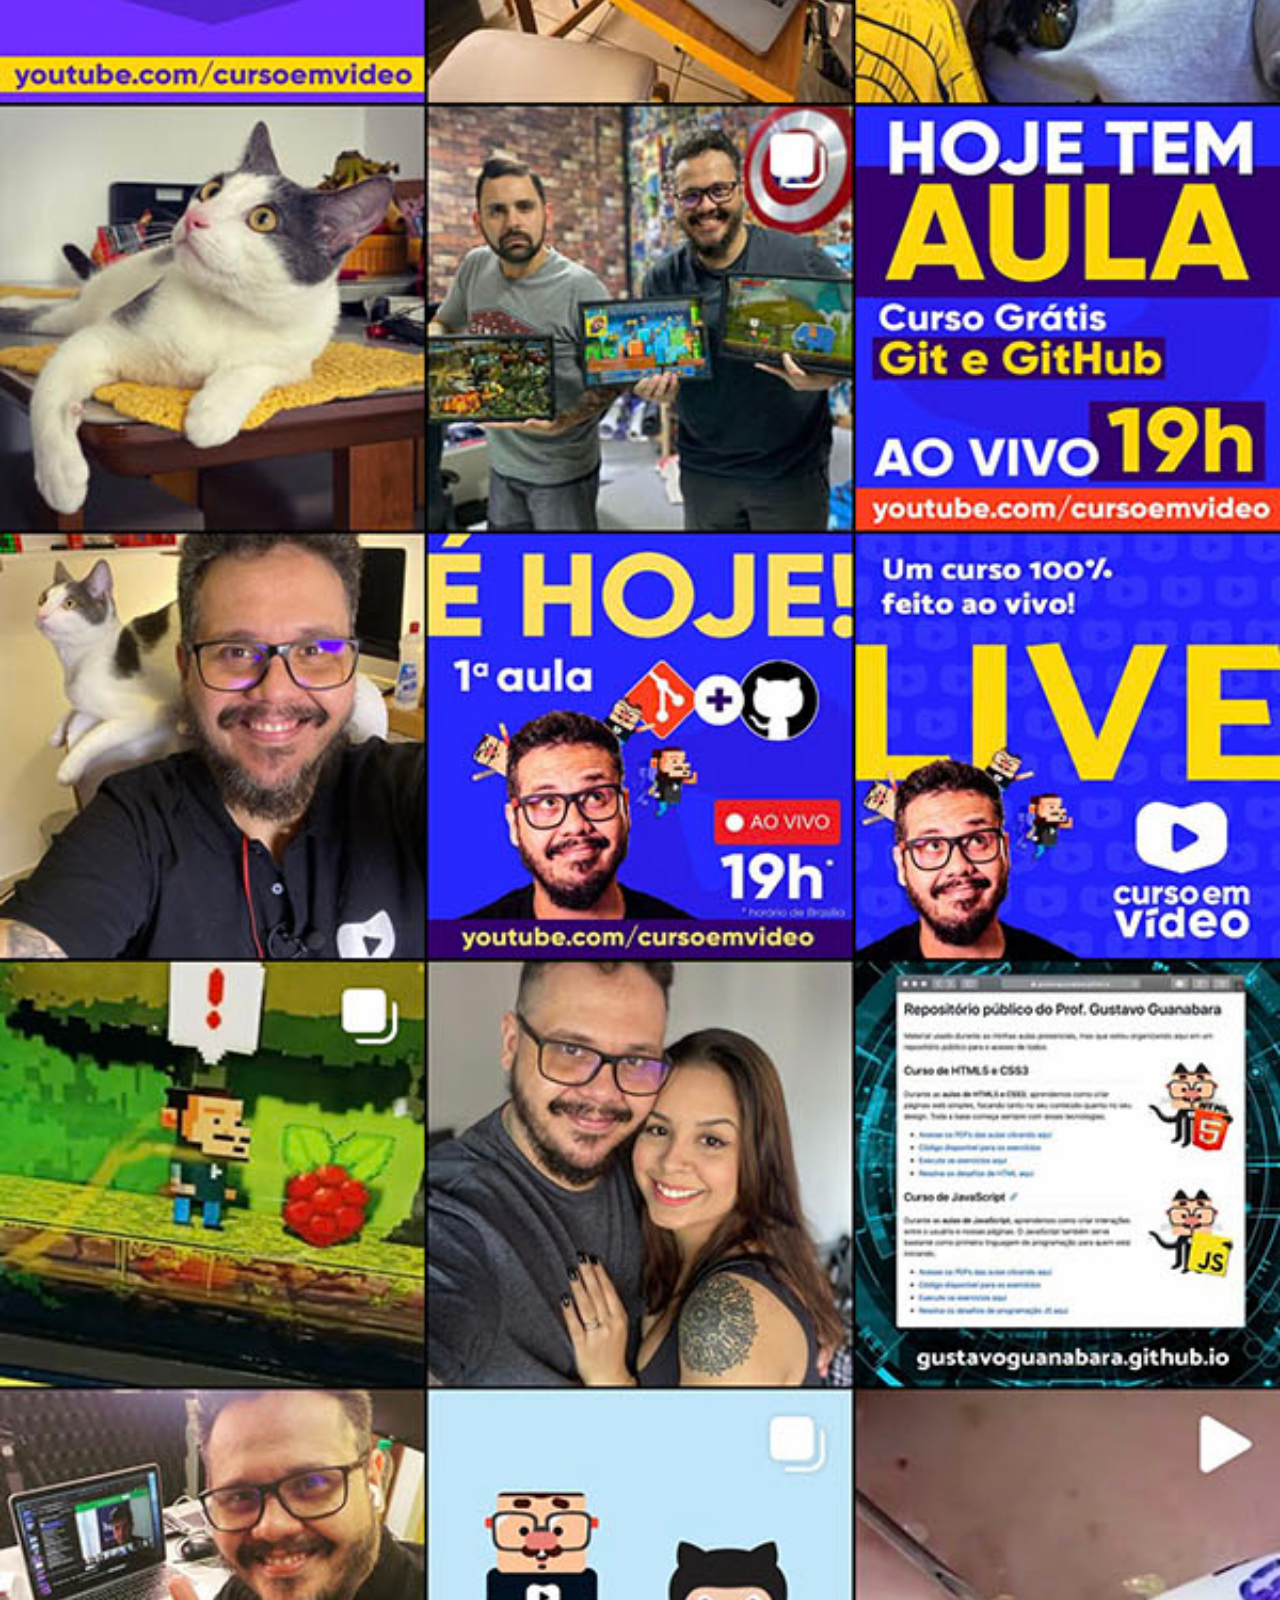
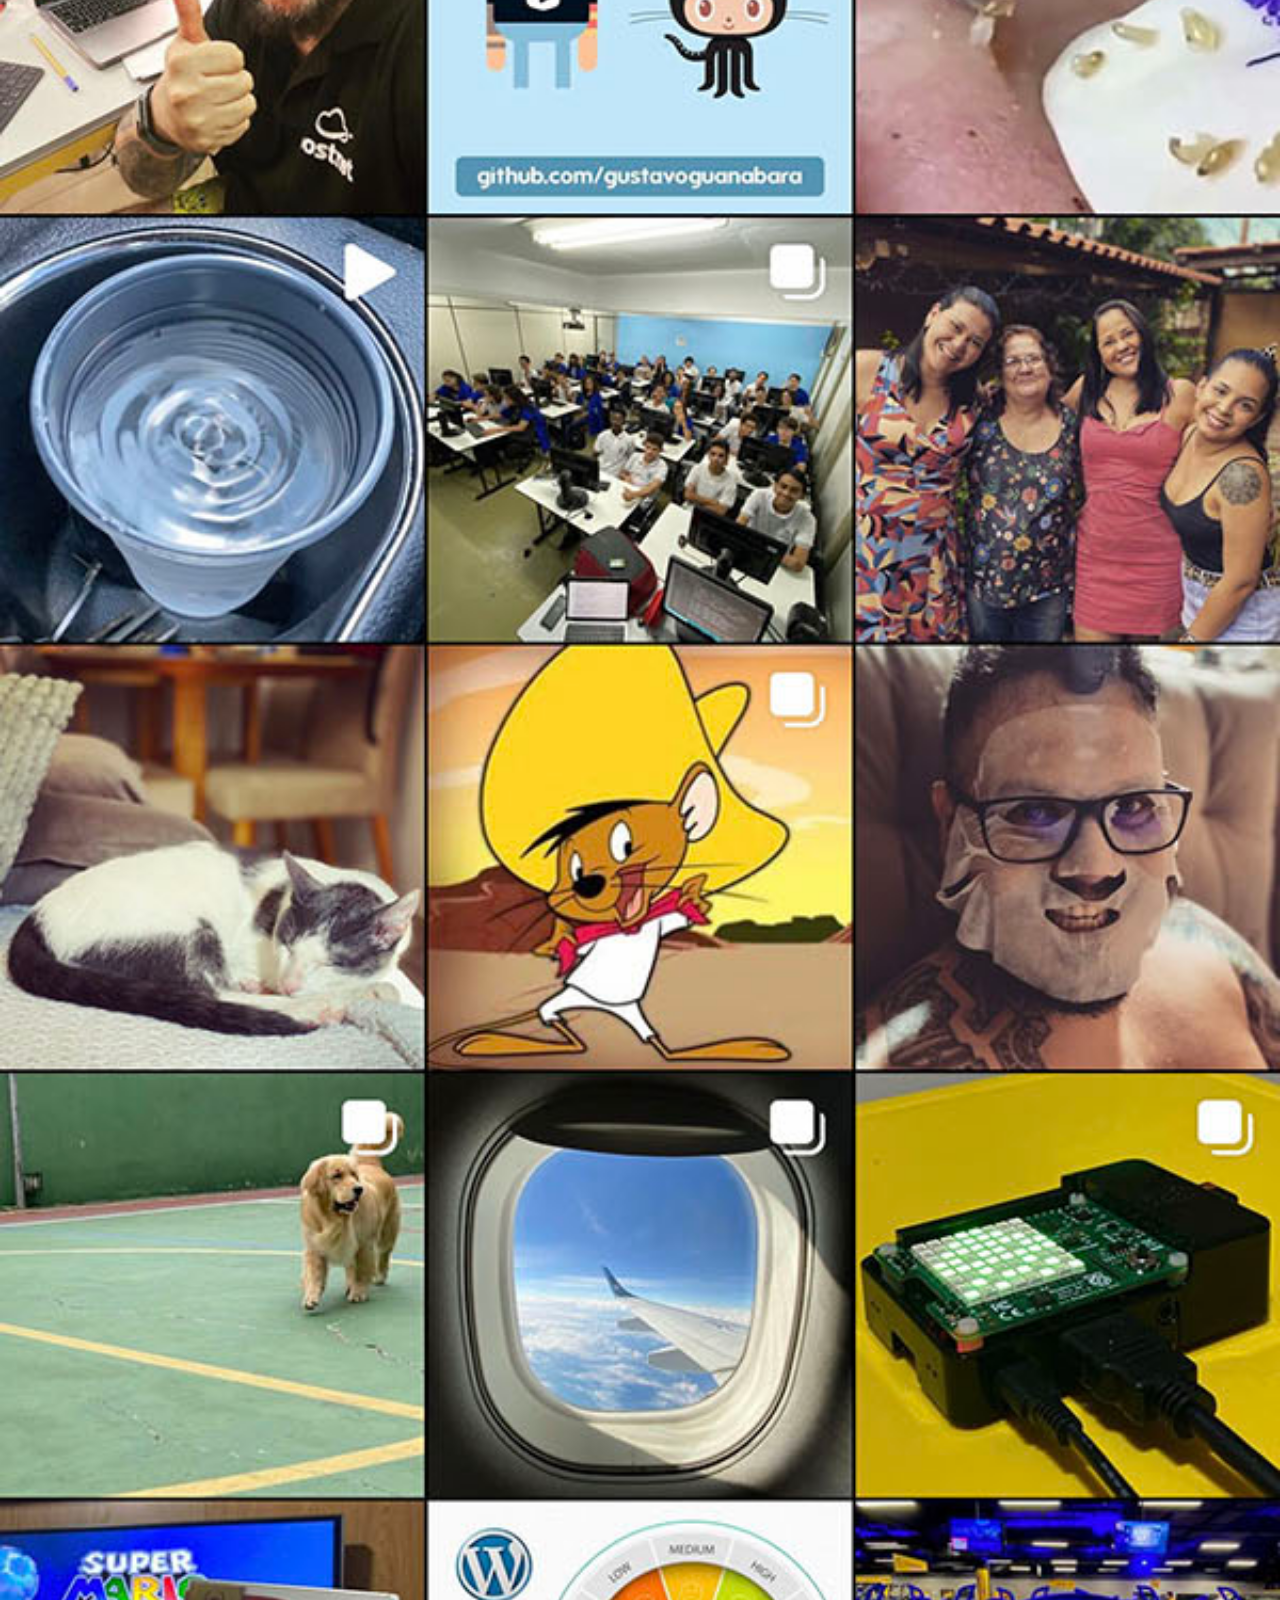
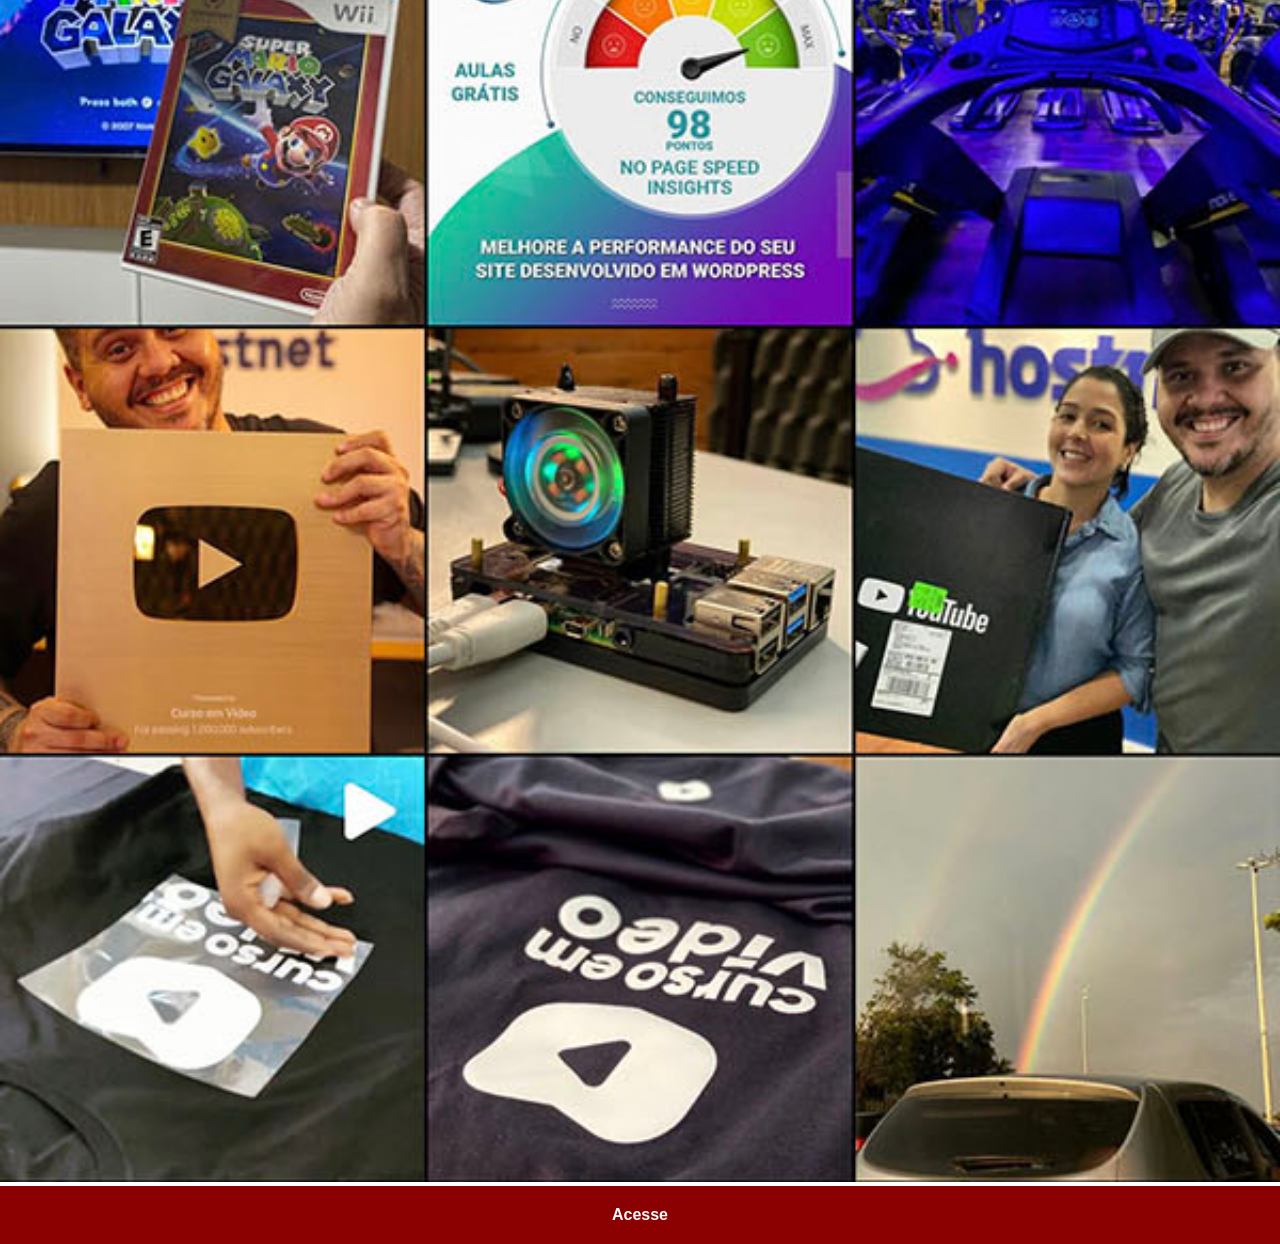
<file: instagram.html>
<!DOCTYPE html>
<html lang="pt-br">
<head>
    <meta charset="UTF-8">
    <meta name="viewport" content="width=device-width, initial-scale=1.0">
    <title>Instagram</title>
    <link rel="stylesheet" href="styles/social.css">

</head>
<body>
    <img src="imagens/tela-instagram.jpg" alt="Instagram">
    <a href="https://www.instagram.com/gustavoguanabara/" target="_blank">Acesse</a>
</body>
</html>
</file>
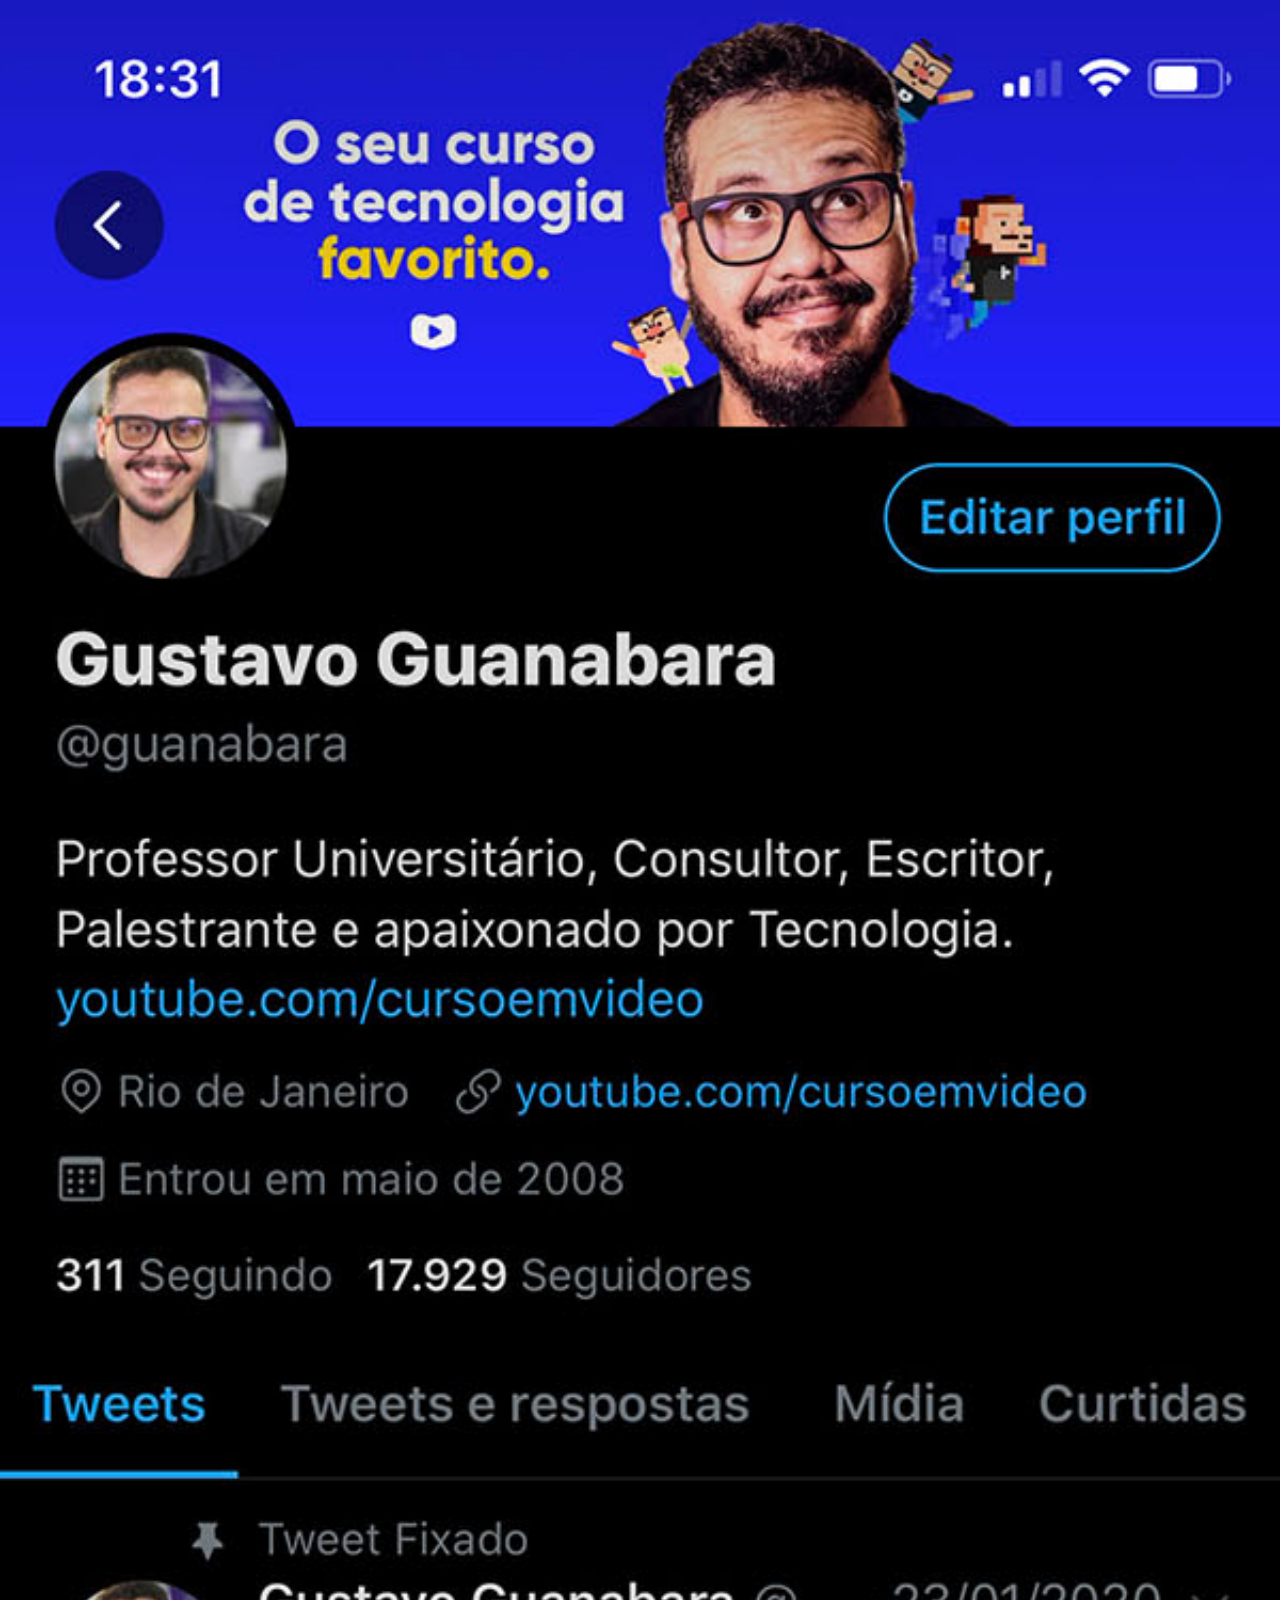
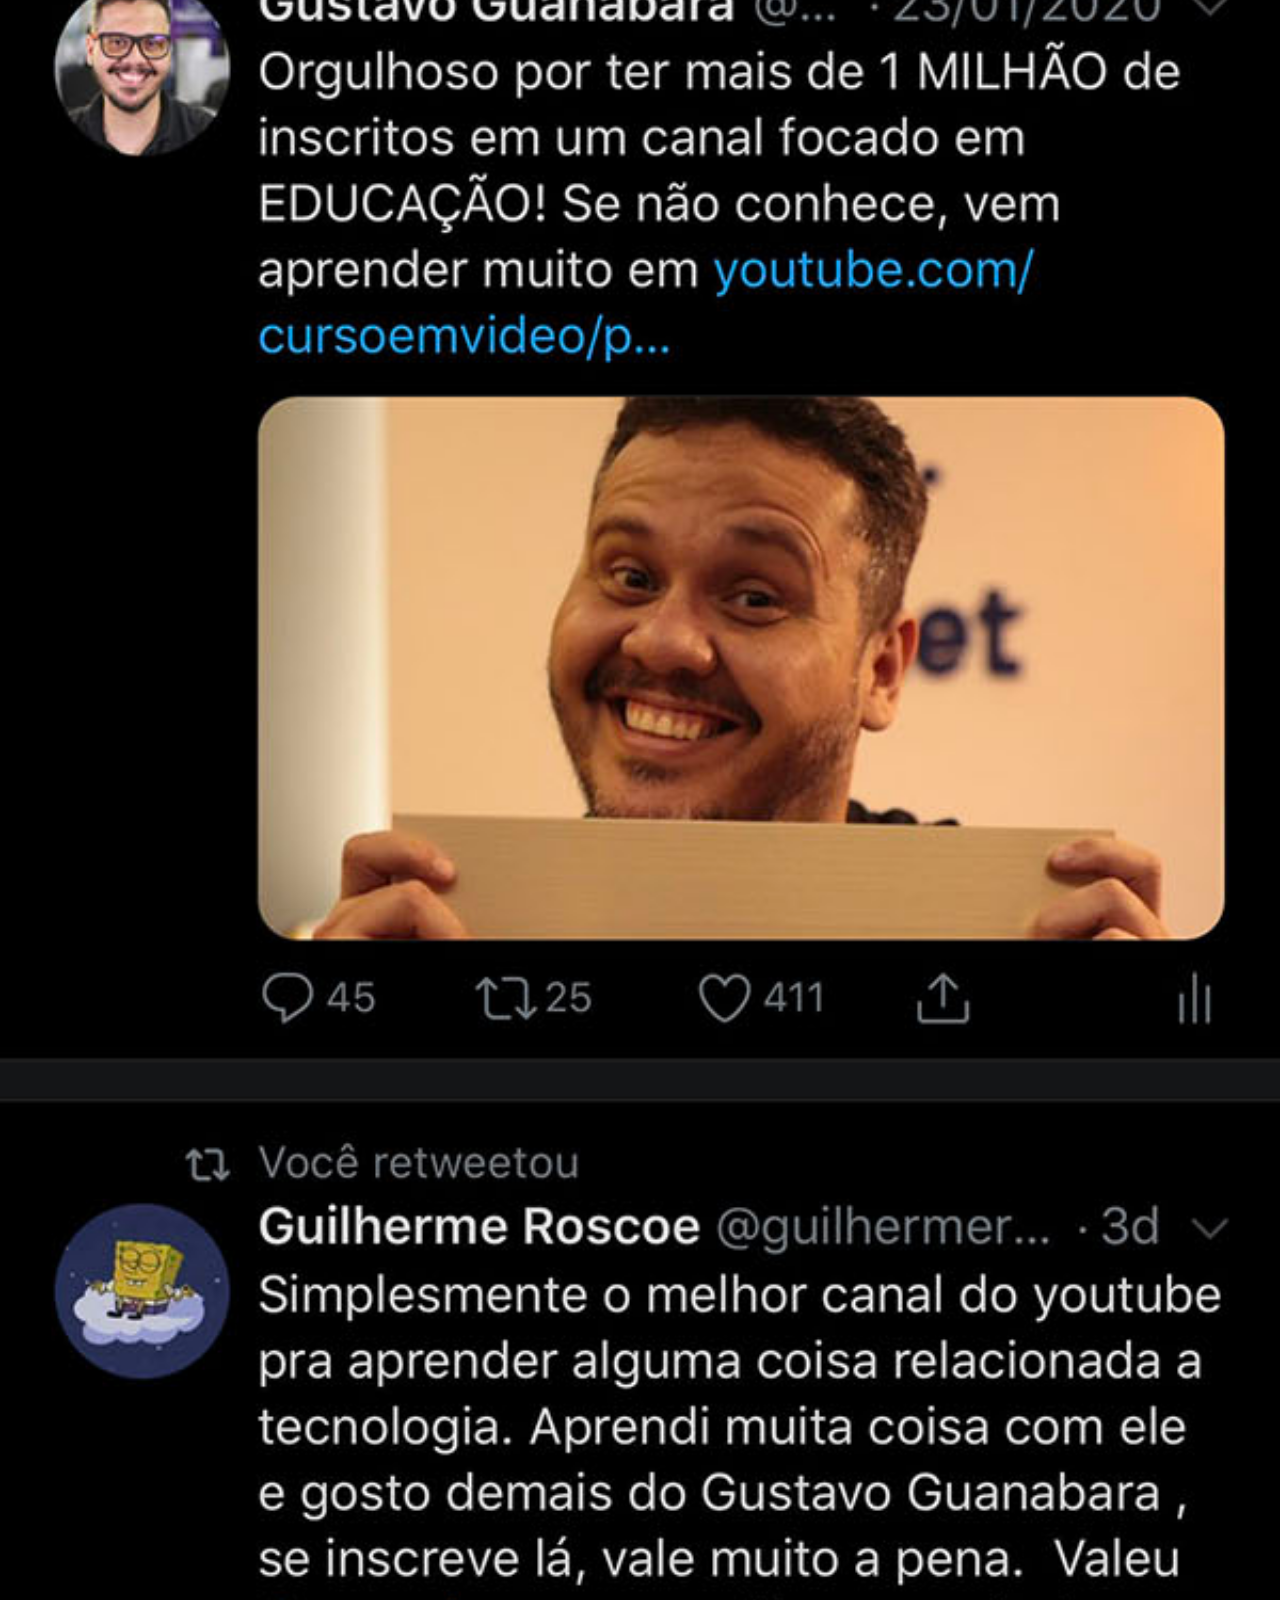
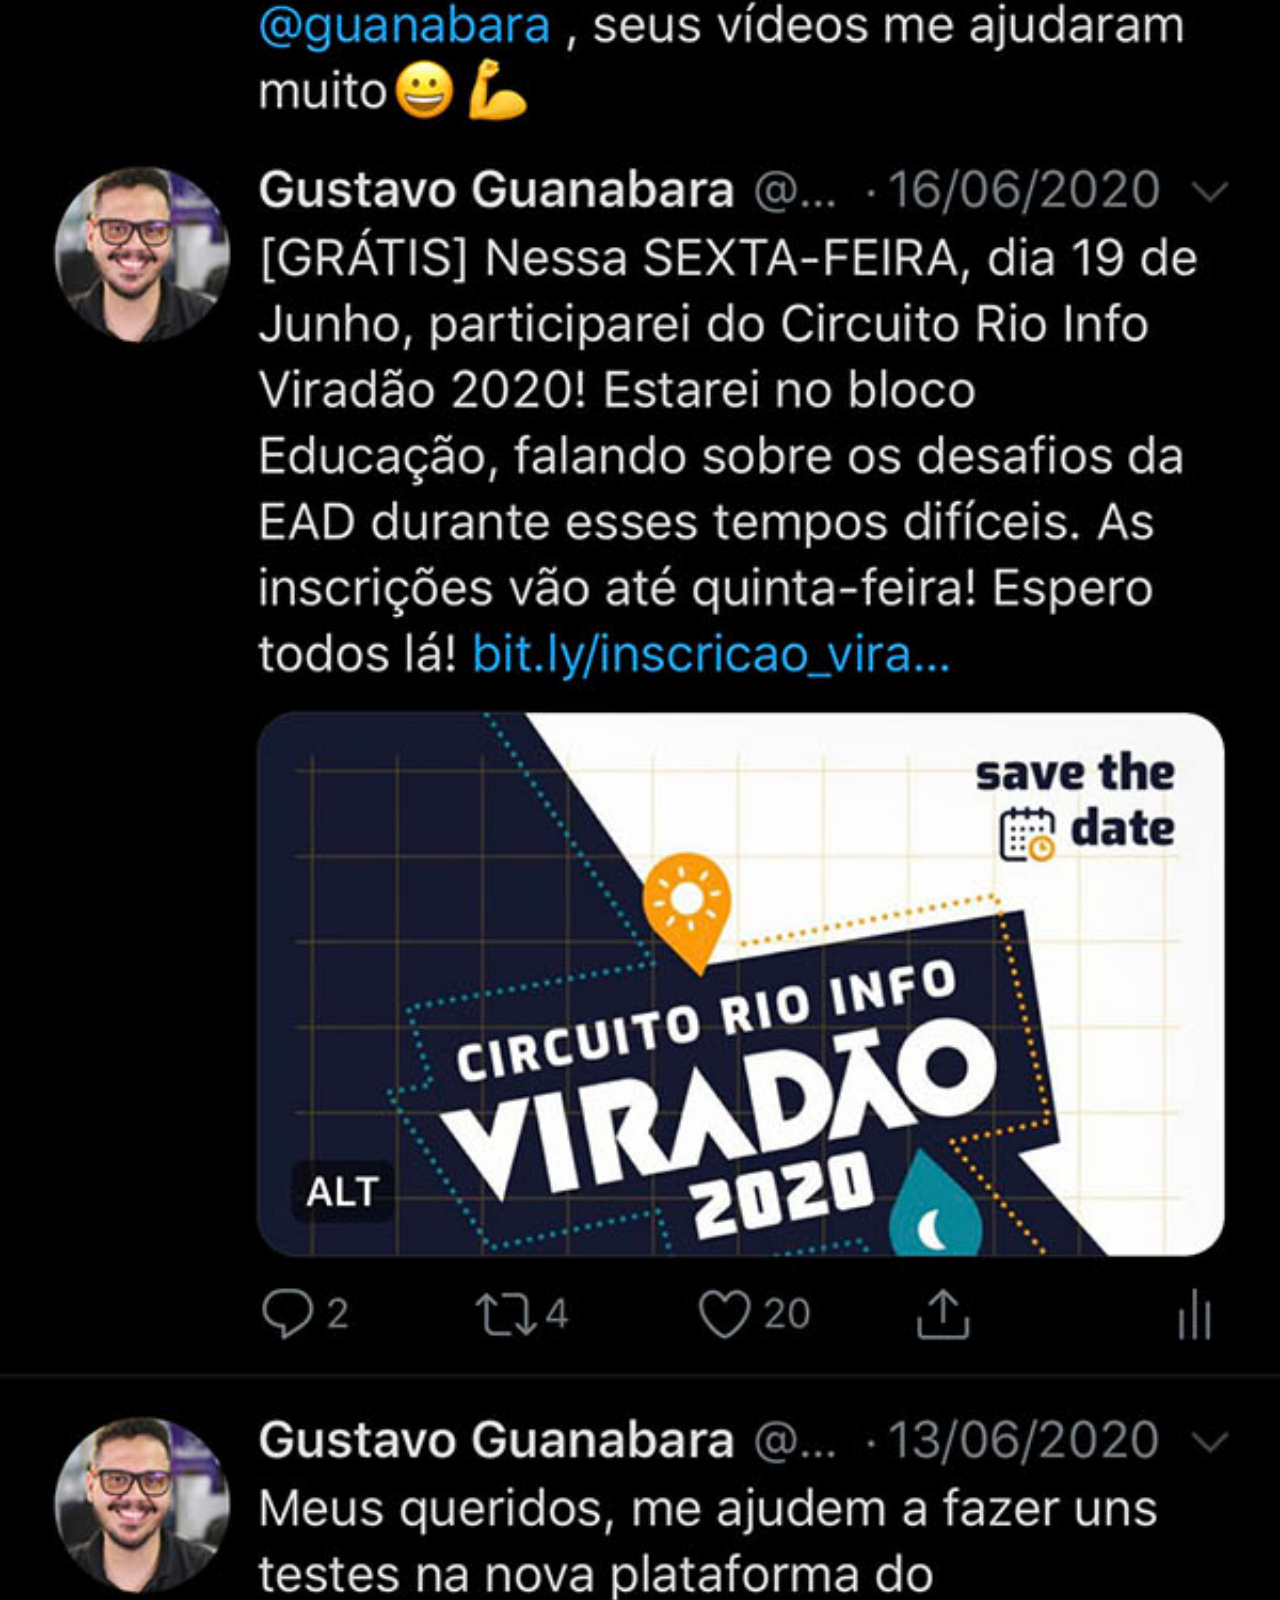
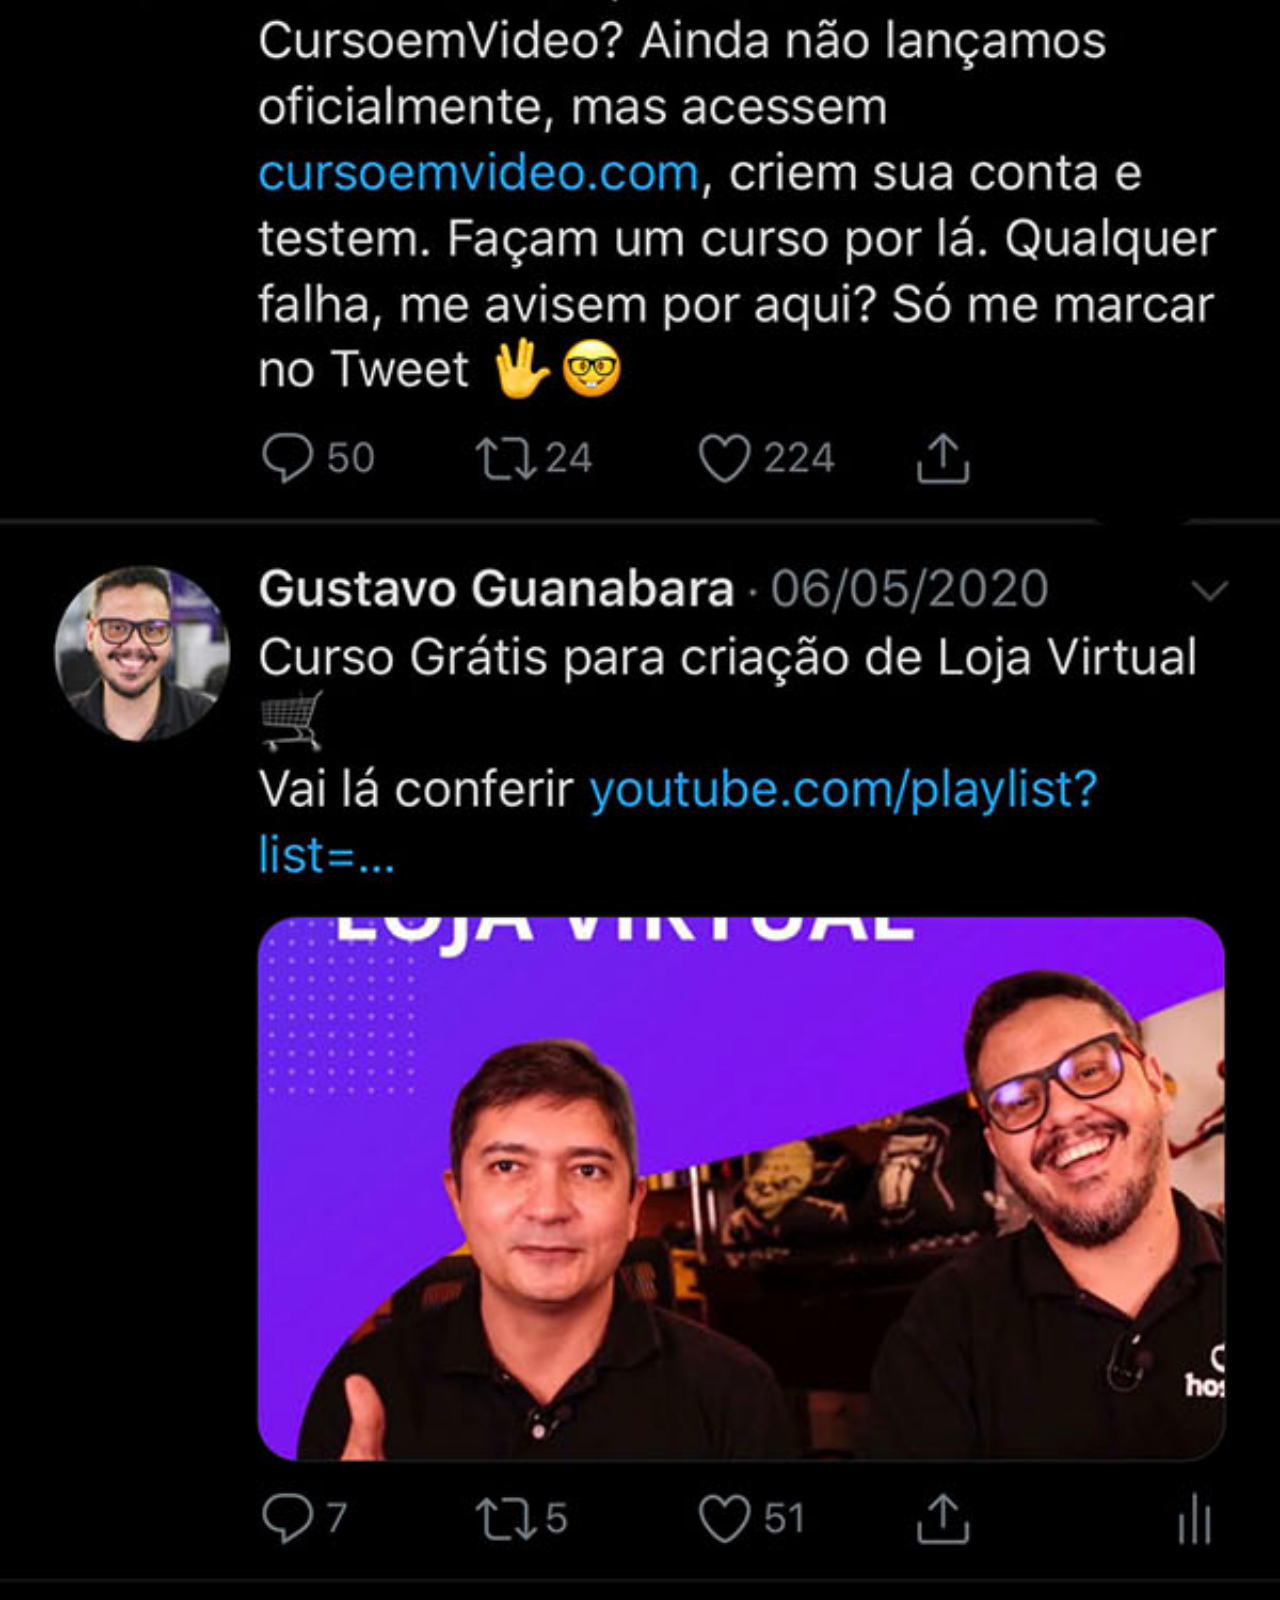
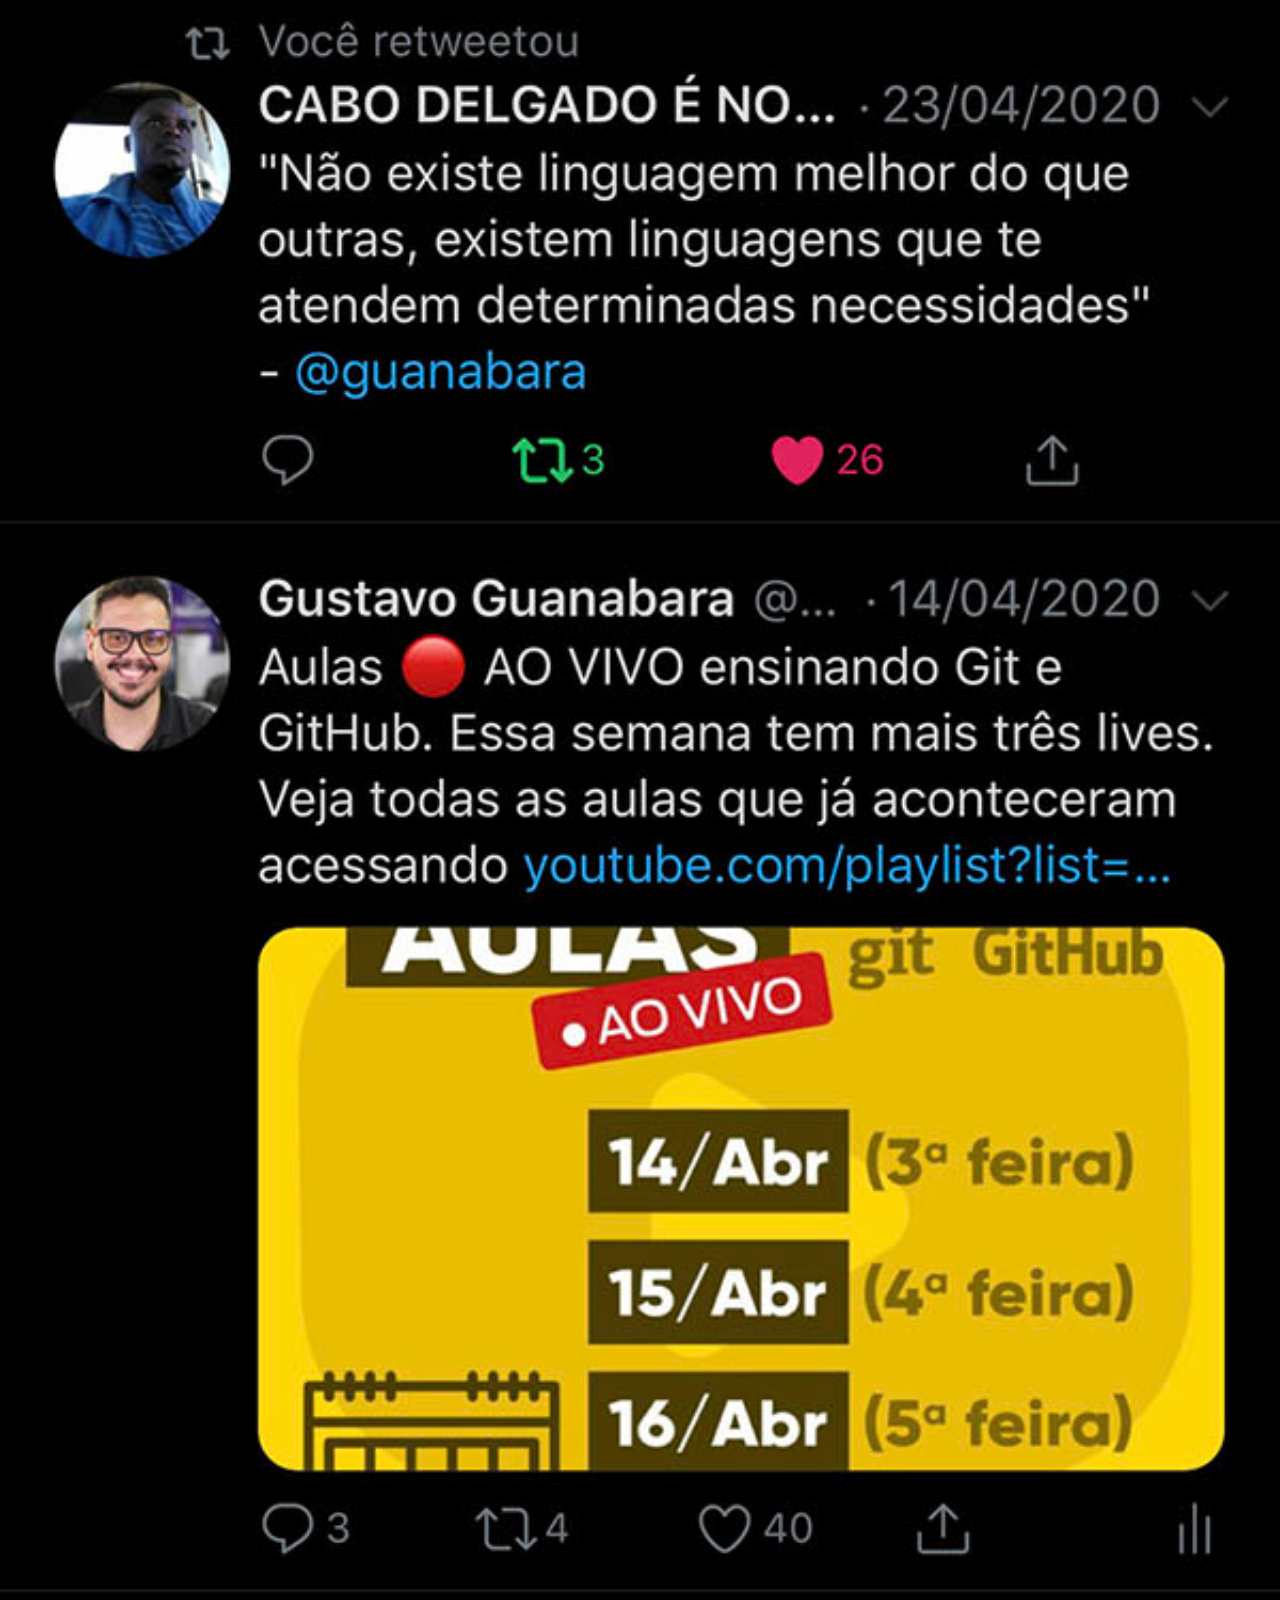
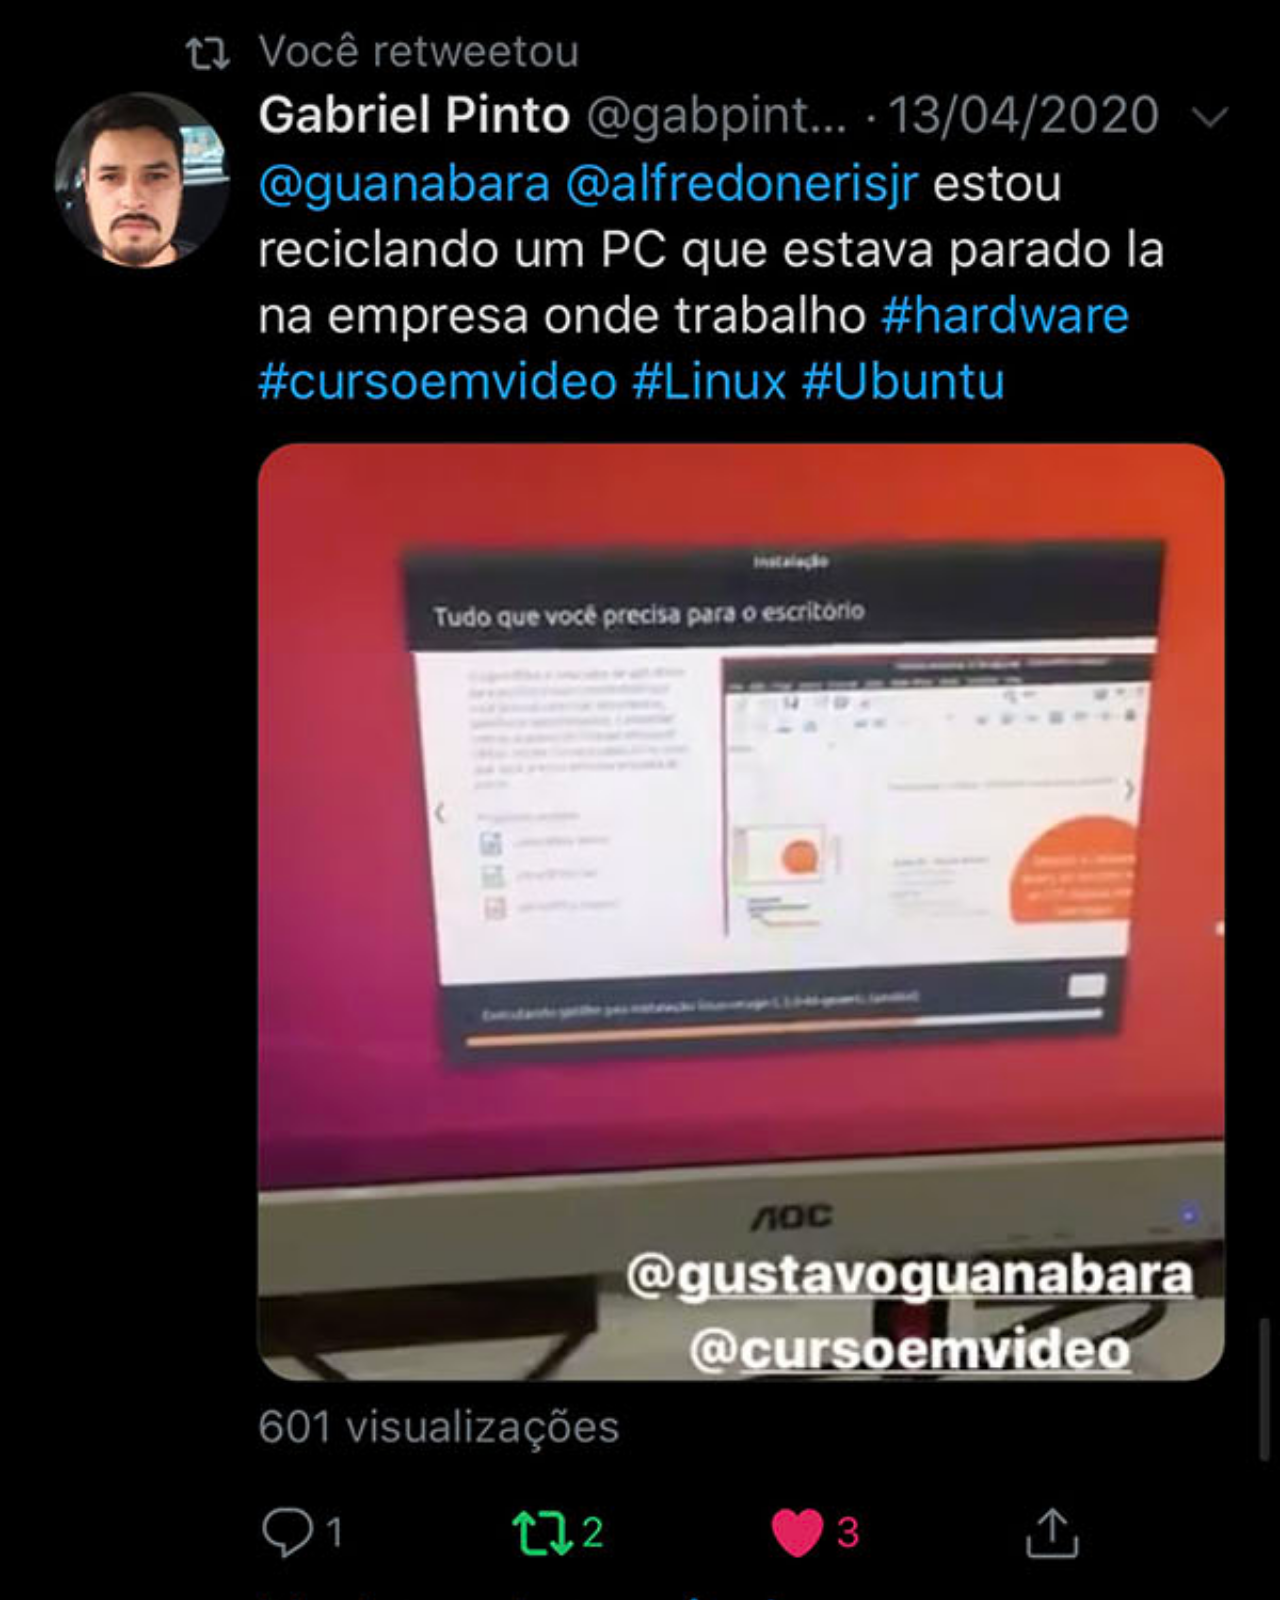
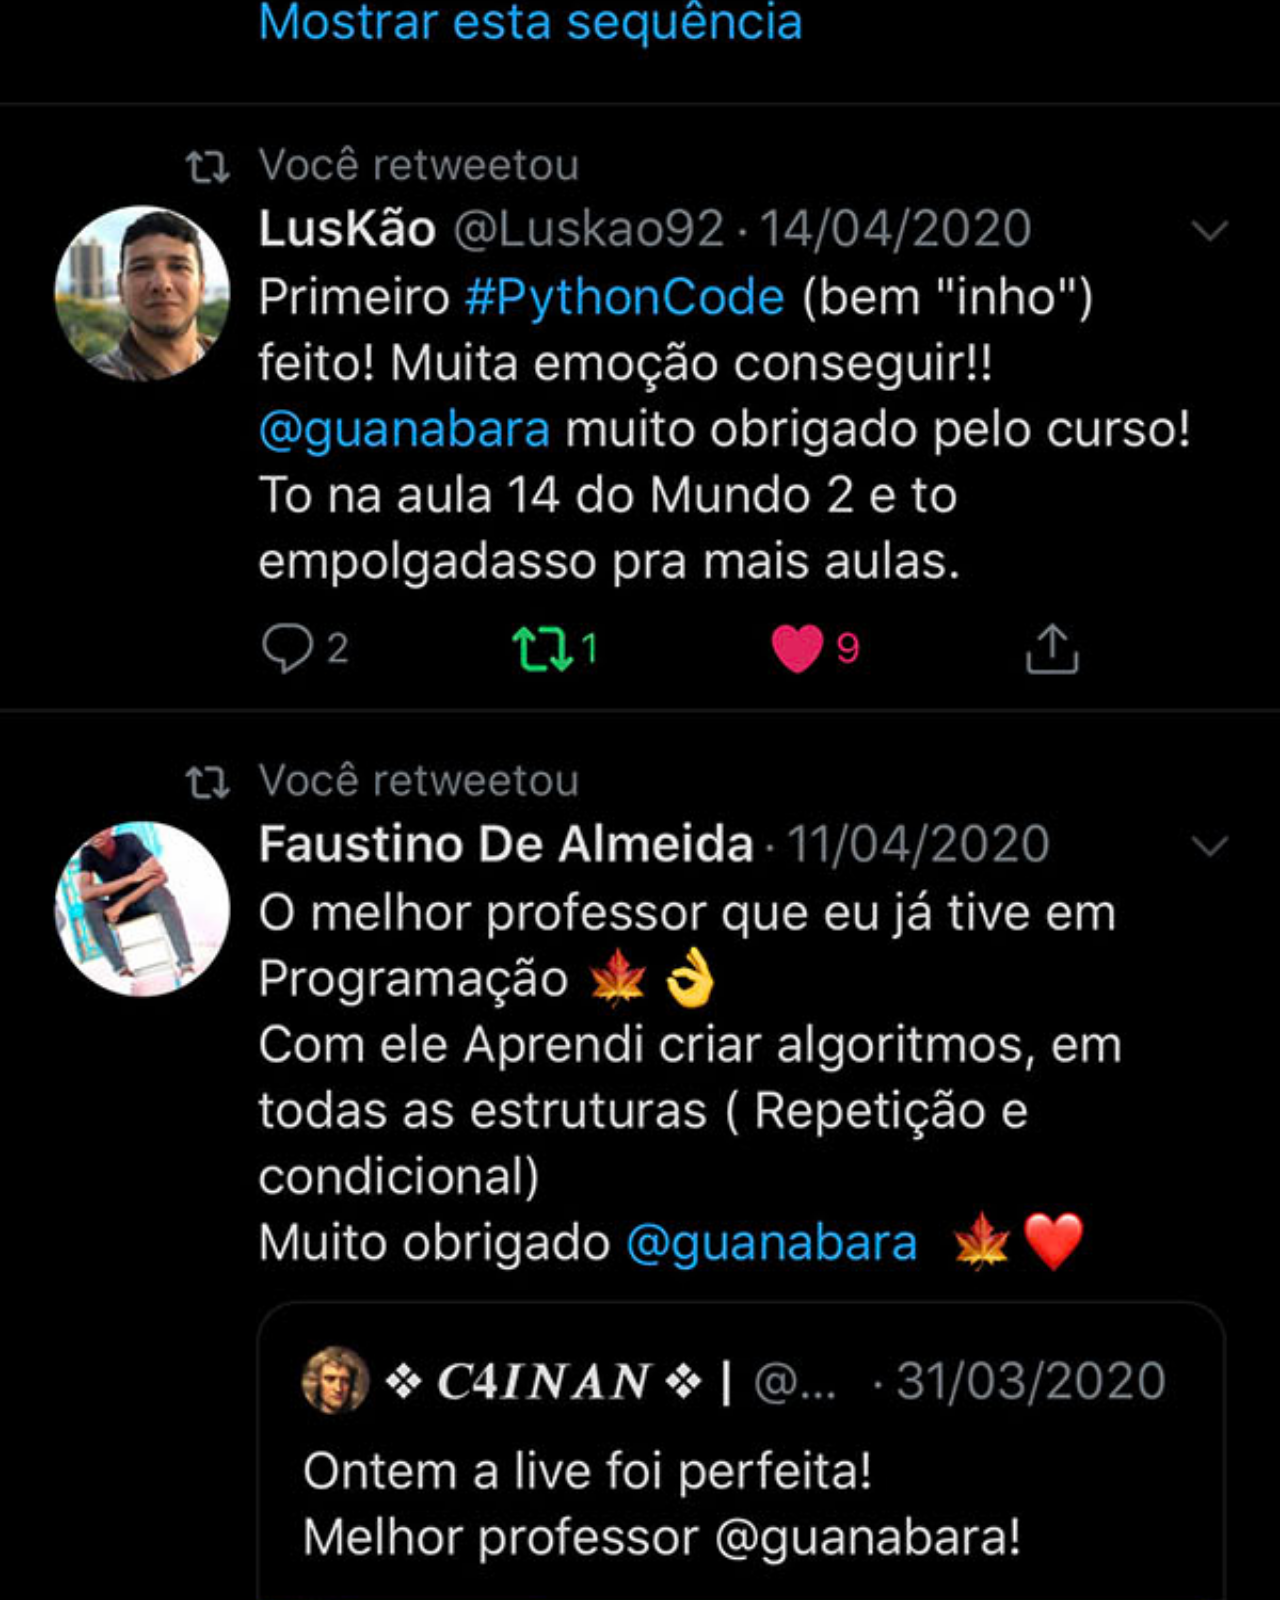
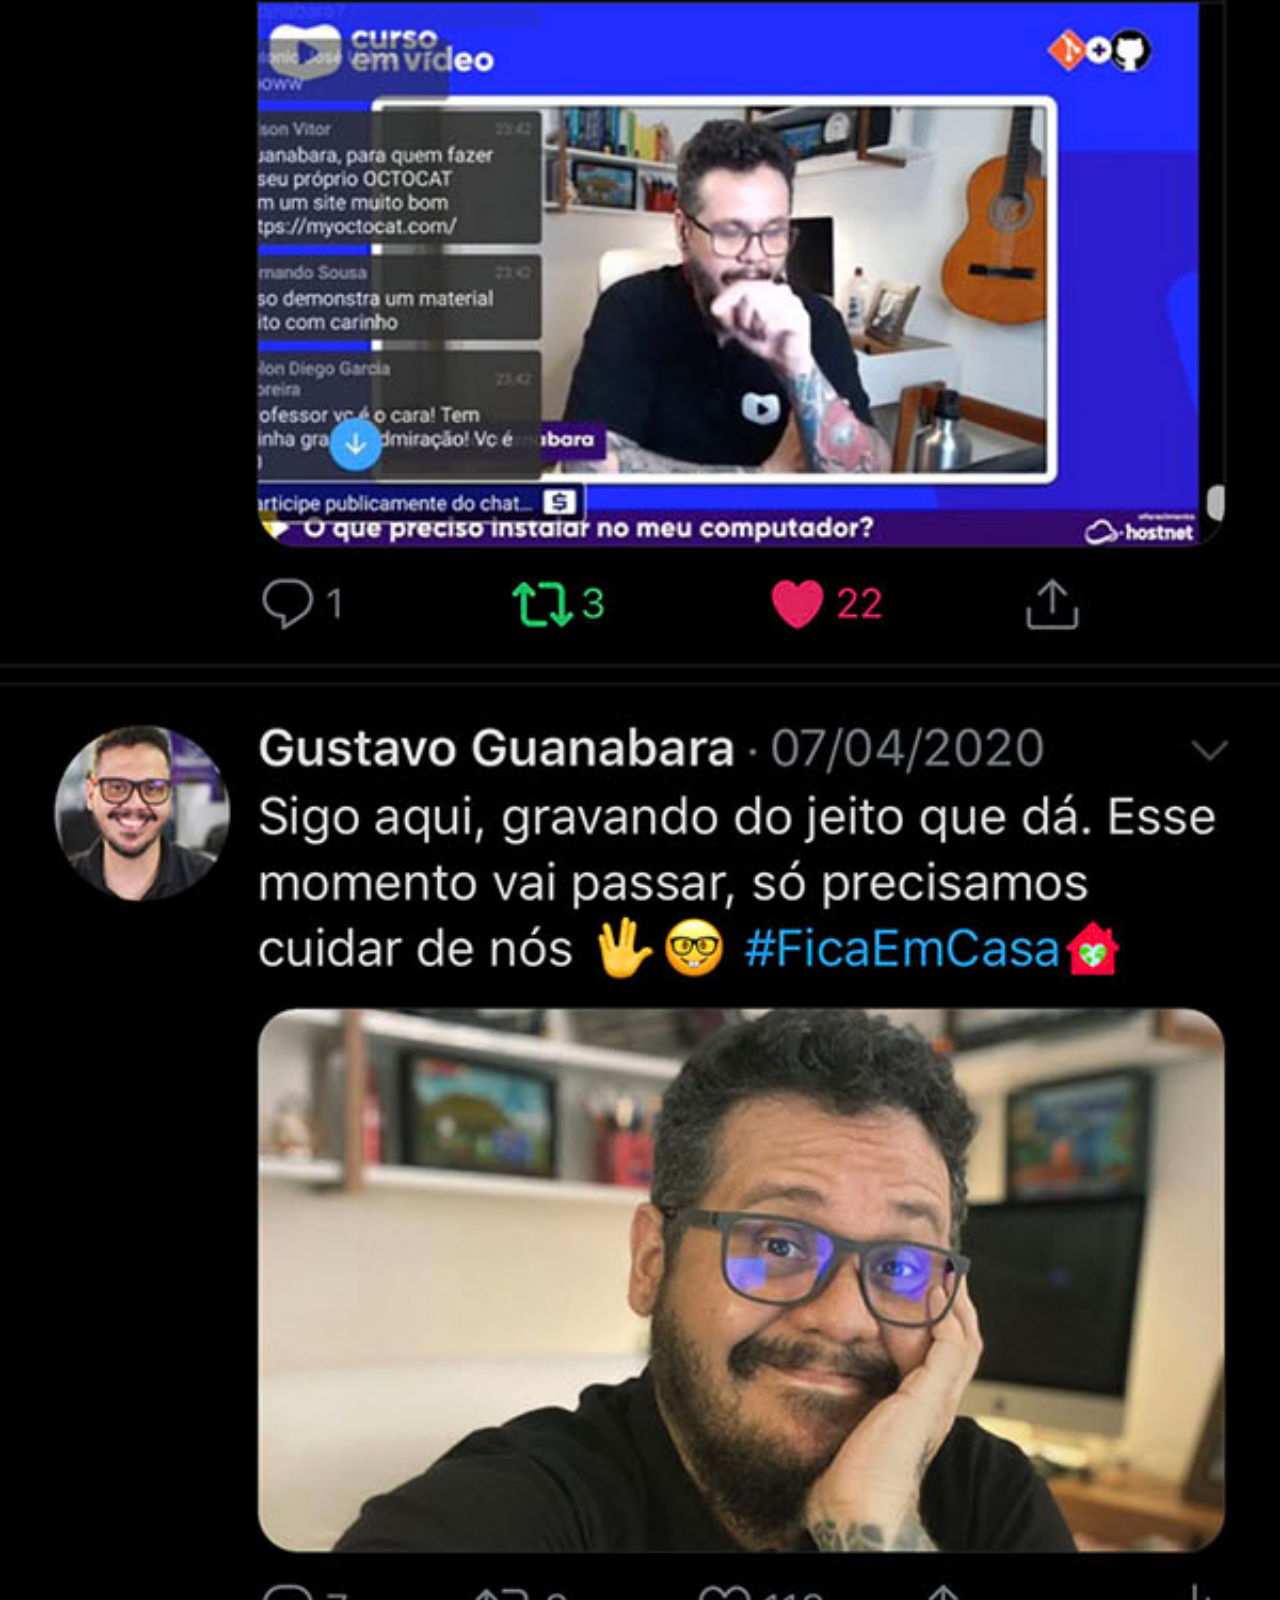
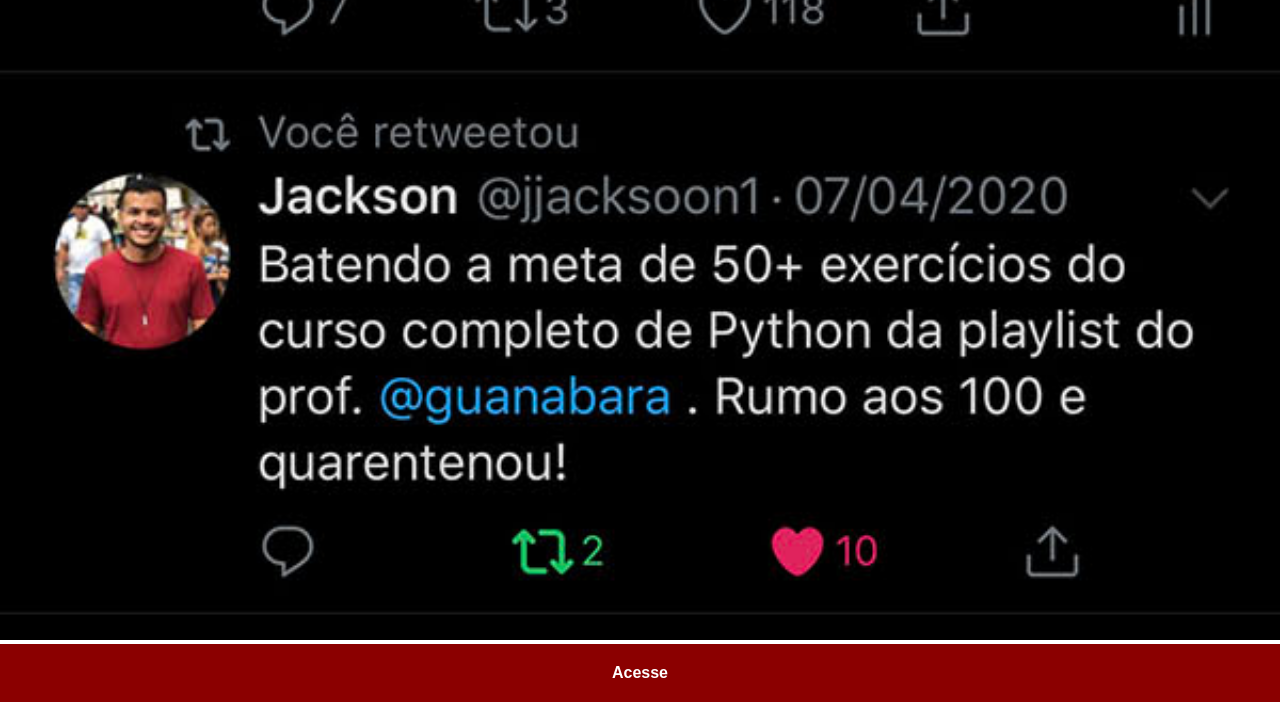
<file: x.html>
<!DOCTYPE html>
<html lang="pt-br">
<head>
    <meta charset="UTF-8">
    <meta name="viewport" content="width=device-width, initial-scale=1.0">
    <title>X</title>
    <link rel="stylesheet" href="styles/social.css">
</head>
<body>
    <img src="imagens/tela-twitter.jpg" alt="X">
    <a href="https://x.com/guanabara" target="_blank">Acesse</a>
</body>
</html>
</file>
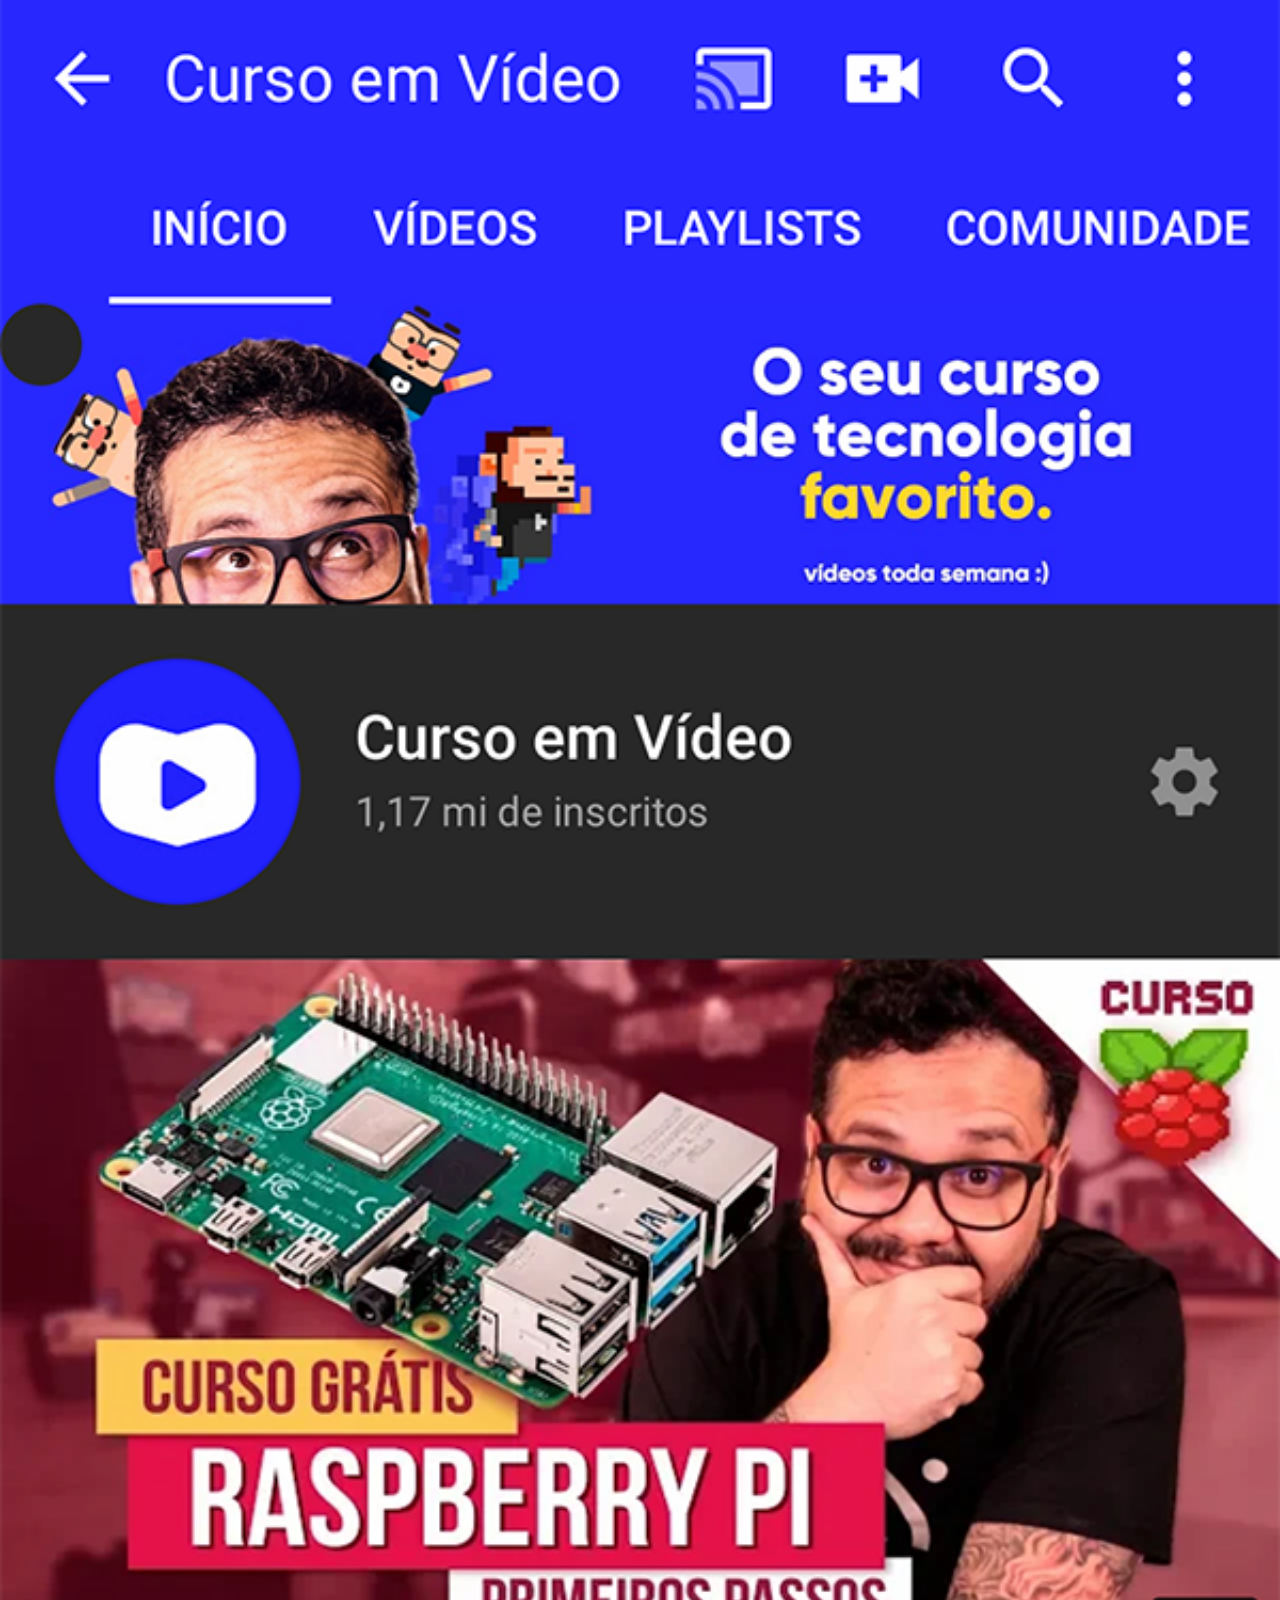
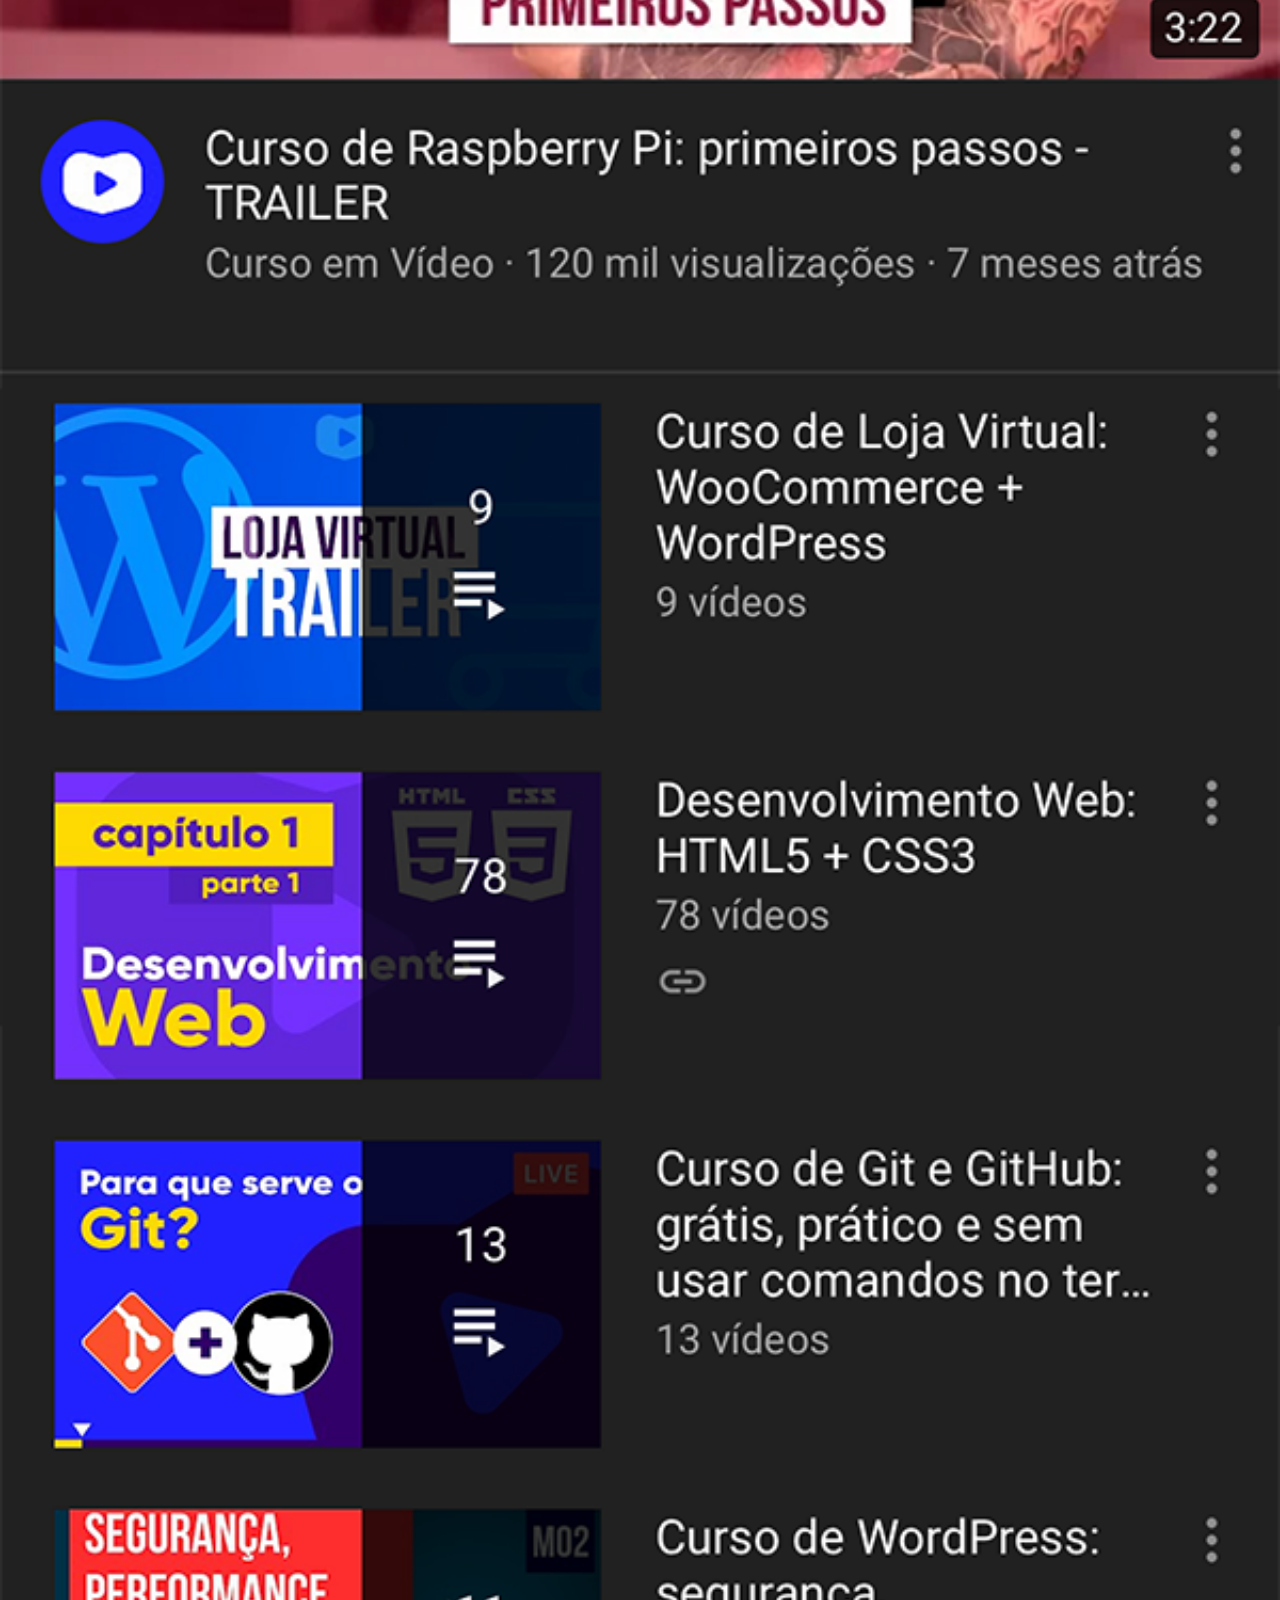
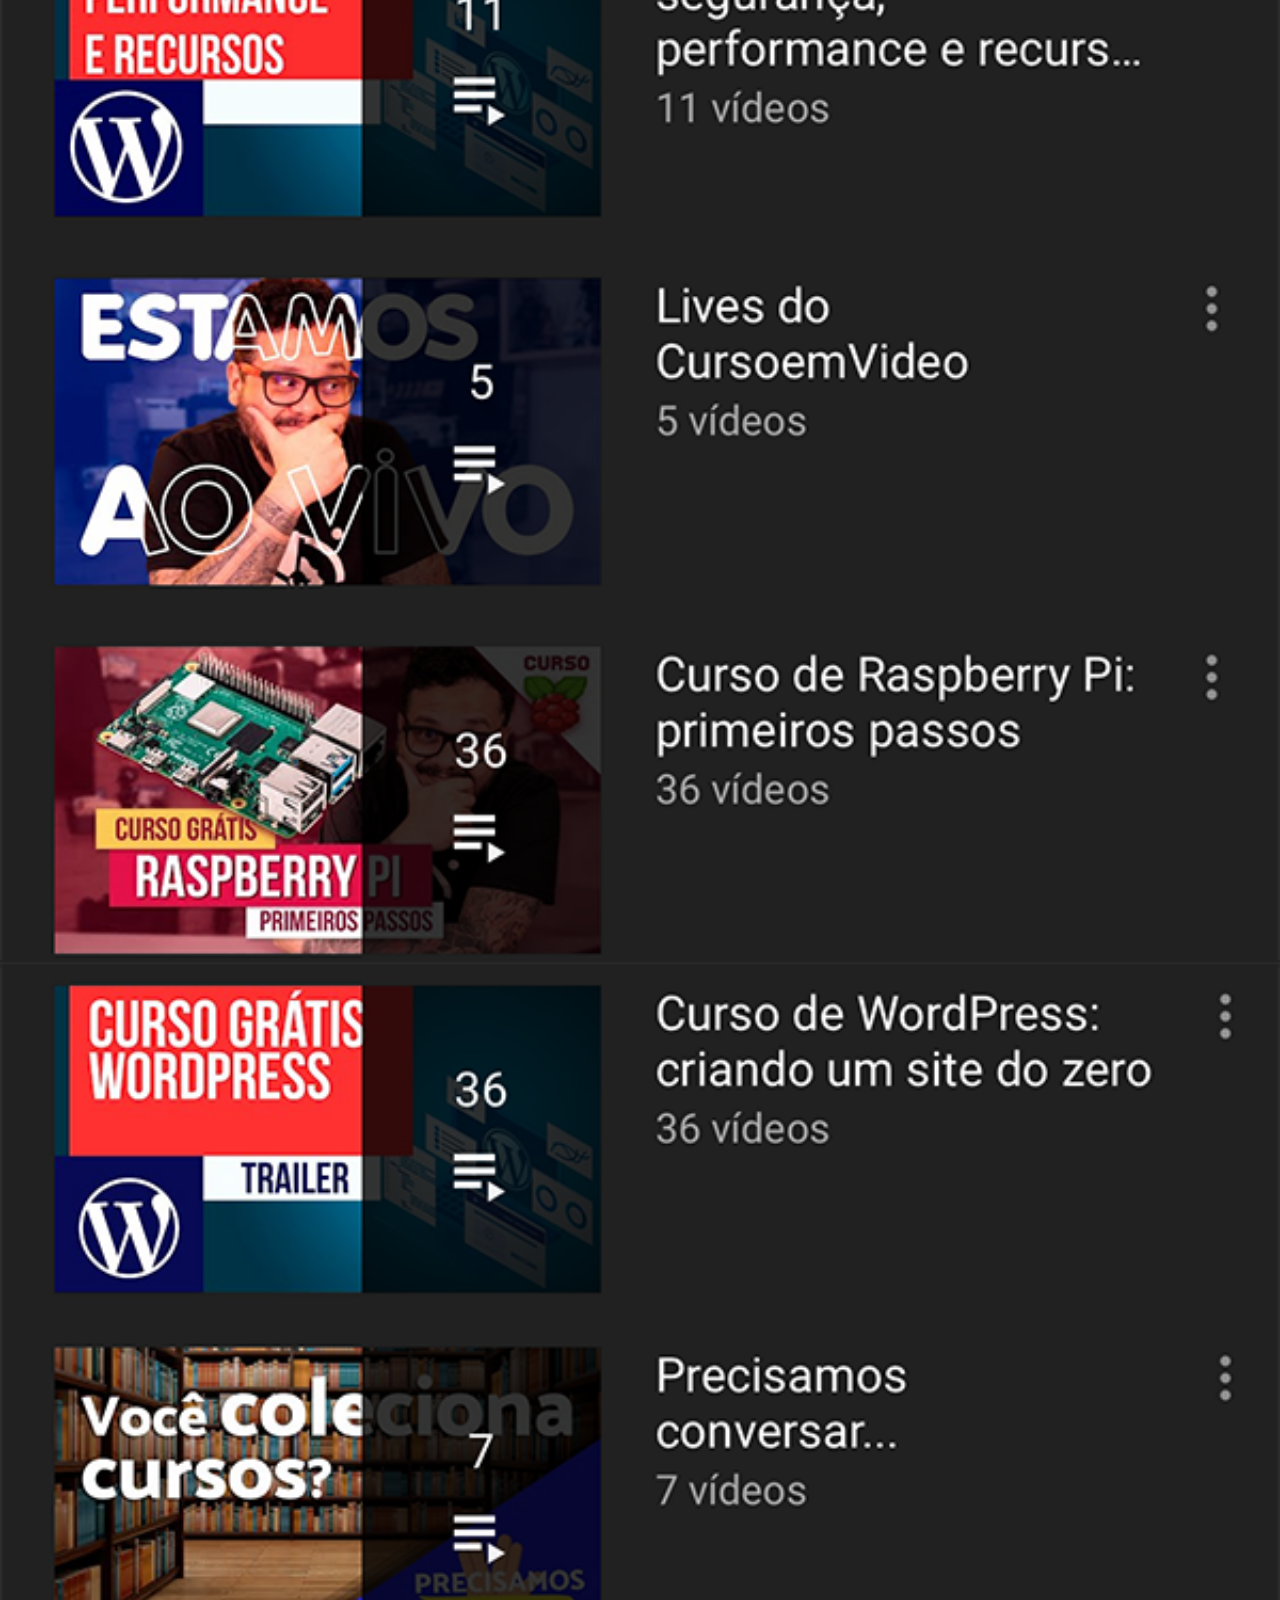
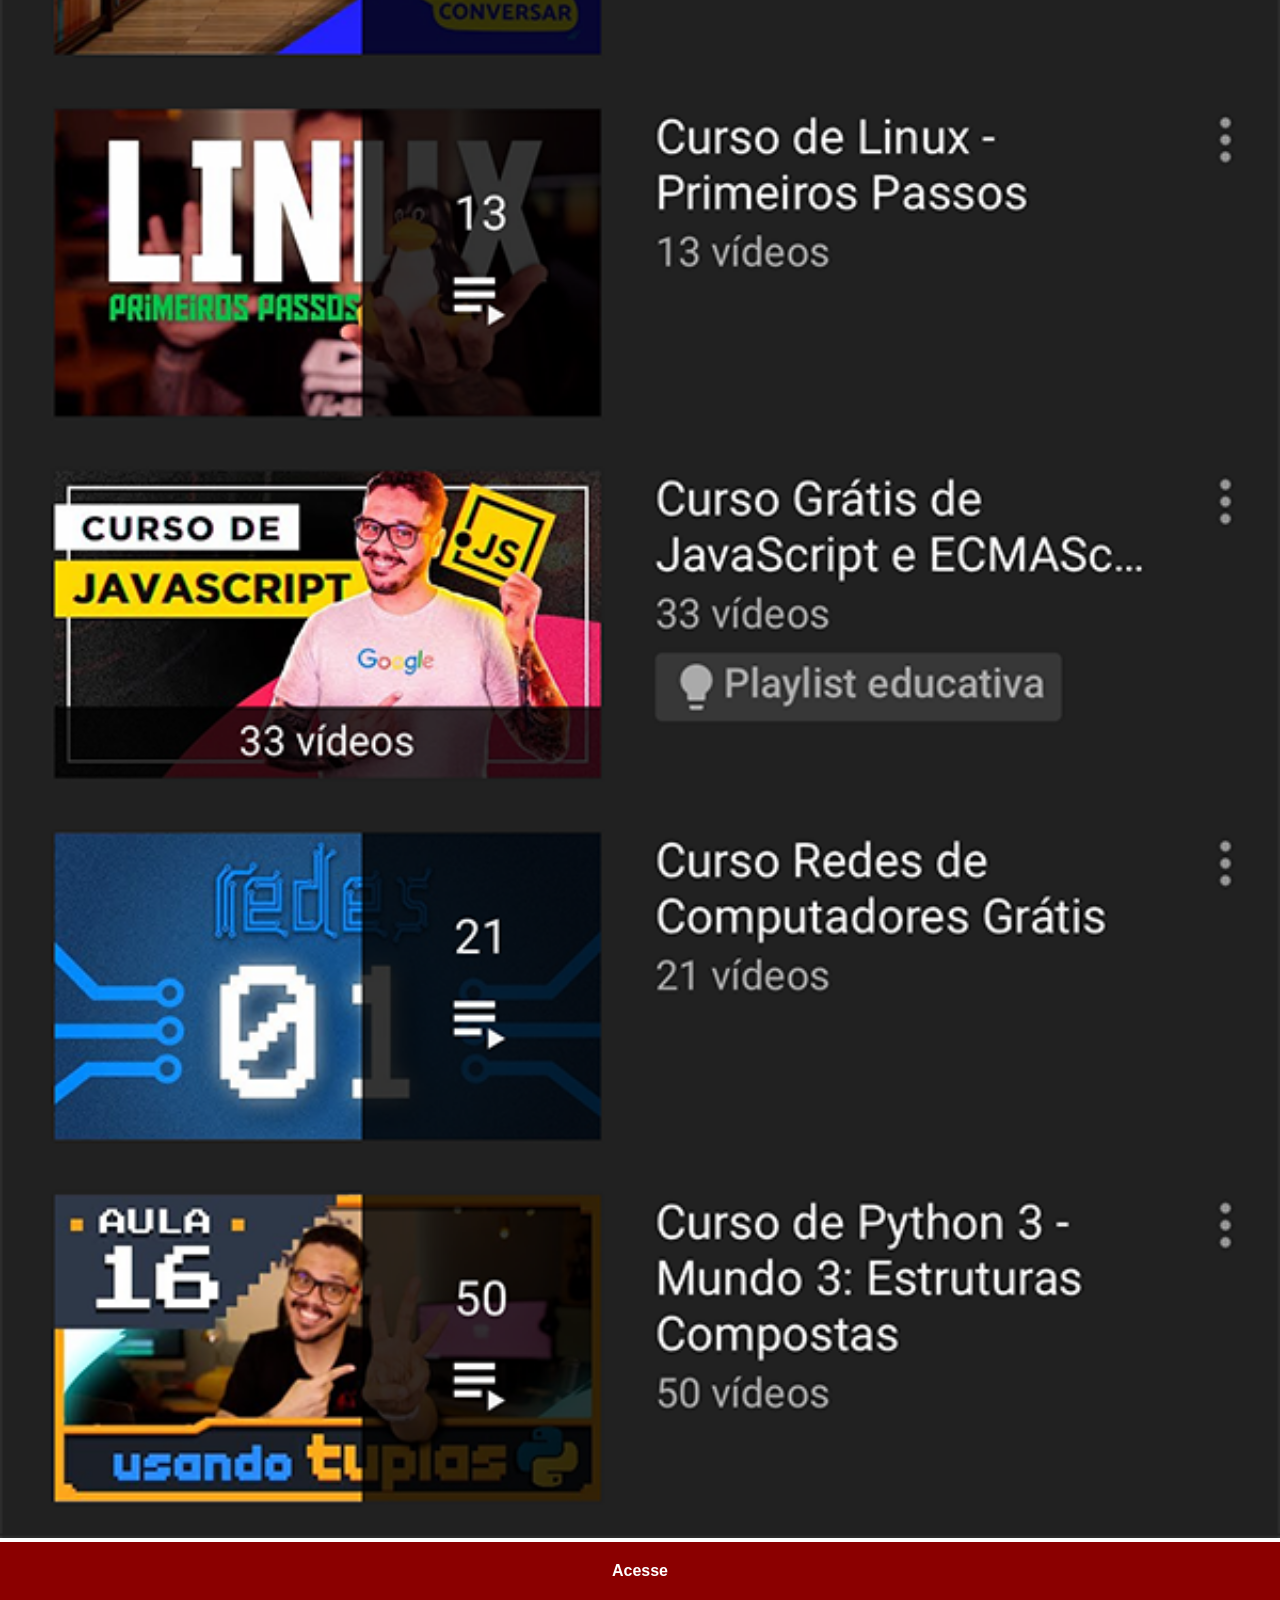
<file: youtube.html>
<!DOCTYPE html>
<html lang="pt-br">
<head>
    <meta charset="UTF-8">
    <meta name="viewport" content="width=device-width, initial-scale=1.0">
    <title>YouTube</title>
    <link rel="stylesheet" href="styles/social.css">
</head>
<body>
    <img src="imagens/tela-youtube.png" alt="Tela YouTube">
    <a href="https://www.youtube.com/@cursoemvideo/playlists" target="_blank">Acesse</a>
</body>
</html>
</file>
<file: styles/style.css>
@charset "UTF-8";

* {
    margin: 0px;
    padding: 0px;
    font-family: Arial, Helvetica, sans-serif;
}

html, body {
    height: 100vh;
    width: 100vw;
    background-color: black;
}

body {
    background: url('../imagens/fundo-madeira.jpg') no-repeat top center;
    background-size: cover;
    background-attachment: fixed;
}

main {
    position: relative;
    height: 100vh;
    }

section#phone {
    position: absolute;
    top: 50%;
    left: 50%;
    transform: translate(-50%, -50%);
    height: 627px;
    width: 311px;
    background: url('../imagens/frame-iphone.png') no-repeat;
}

iframe#screen {
    position: relative;
    top: 80px;
    left: 22px;
    width: 267px;
    height: 471px;
}

section#social_media {
    text-align: right;
}

section#social_media img {
    width: 50px;
    margin: 10px;
    border-radius: 50%;
    box-shadow: 2px 2px 5px rgba(0, 0, 0, 0.395);
    box-sizing: border-box;
}

section#social_media img:hover {
    border: 2px solid rgba(255, 255, 255, 0.279);
    transform: translate(-3px, -3px);
    box-shadow: 5px 5px 10px rgba(0, 0, 0, 0.432);
    transition: transform 0.2s, border 1s;
}
</file>
<file: styles/social.css>
@charset "UTF-8";

* {
    margin: 0px;
    padding: 0px;
    font-family: Arial, Helvetica, sans-serif;
}

img {
    width: 100vw;

}

::-webkit-scrollbar {
    width: 0px;
    height: 0px;
}

a {
    display: block;
    background-color: darkred;
    color: white;
    padding: 20px;
    text-align: center;
    font-weight: bolder;
    text-decoration: none;
}

a:hover {
    background-color: red;
}
</file>
